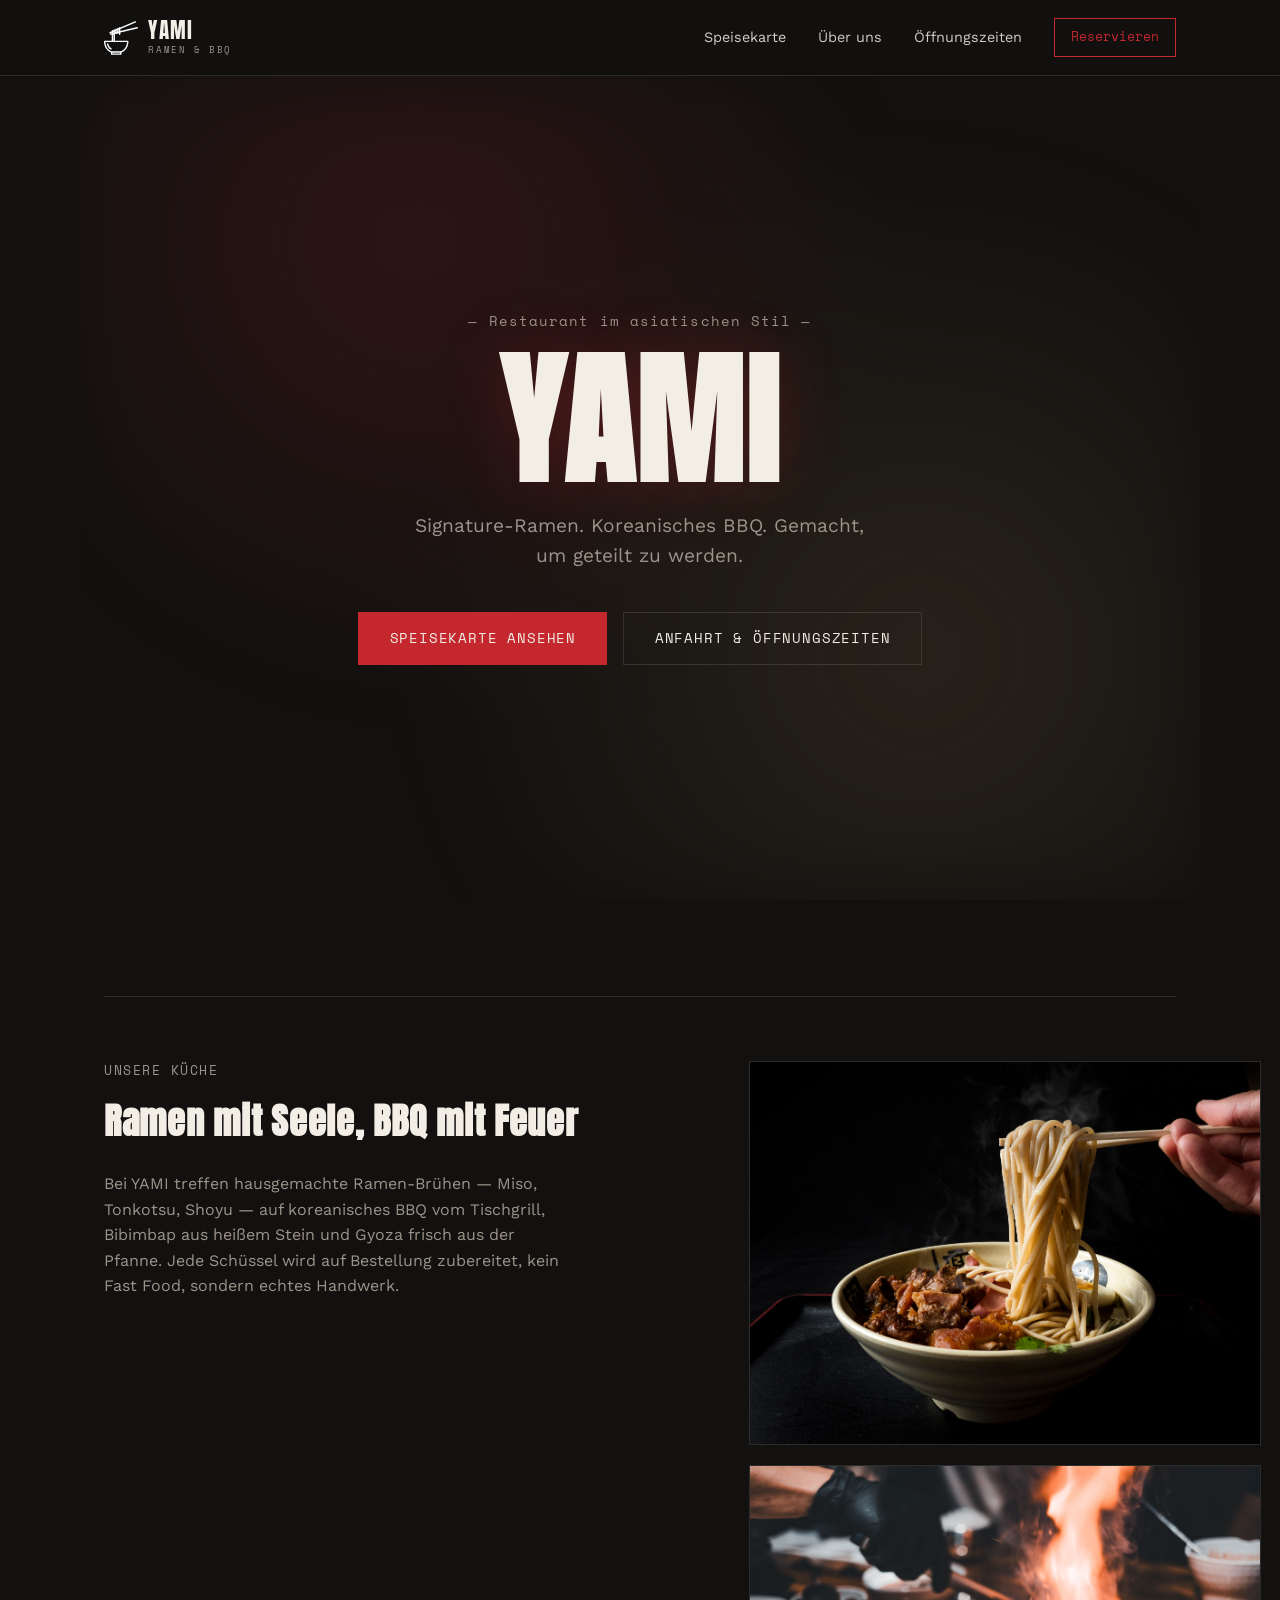
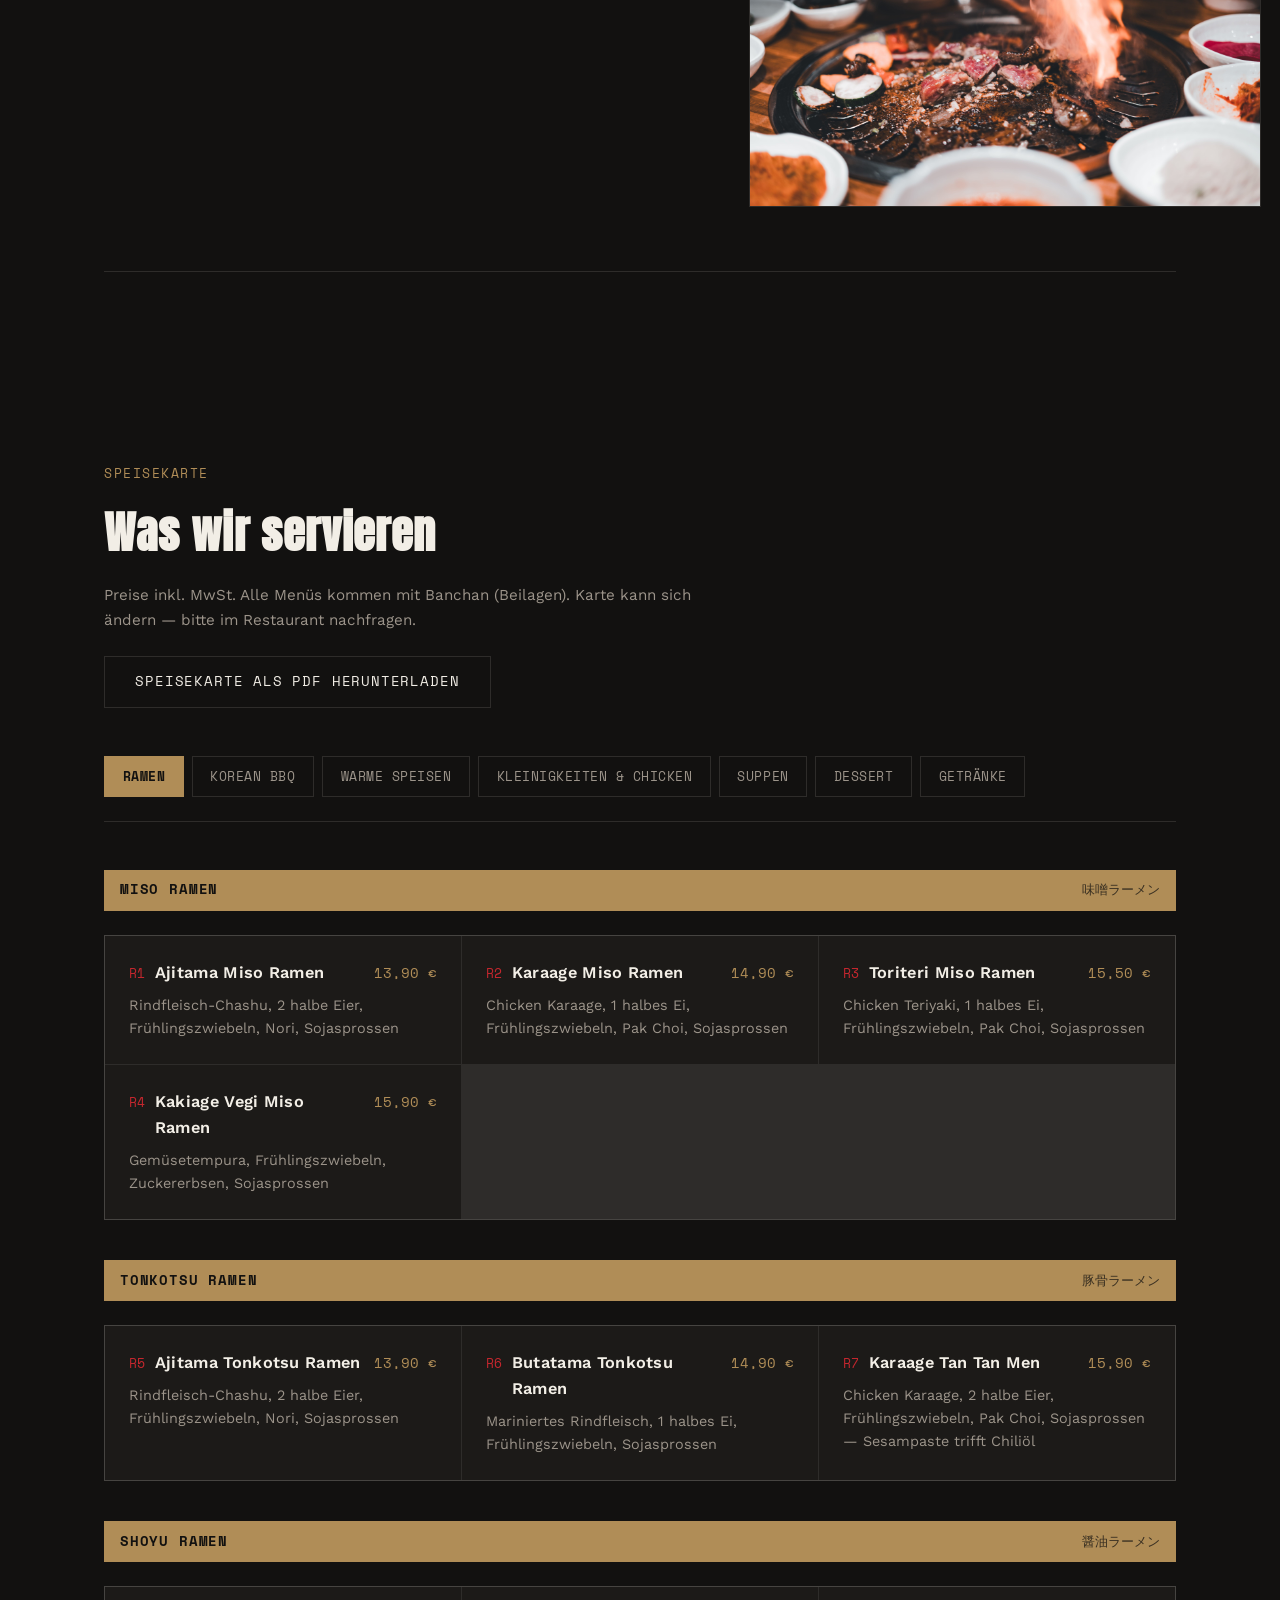
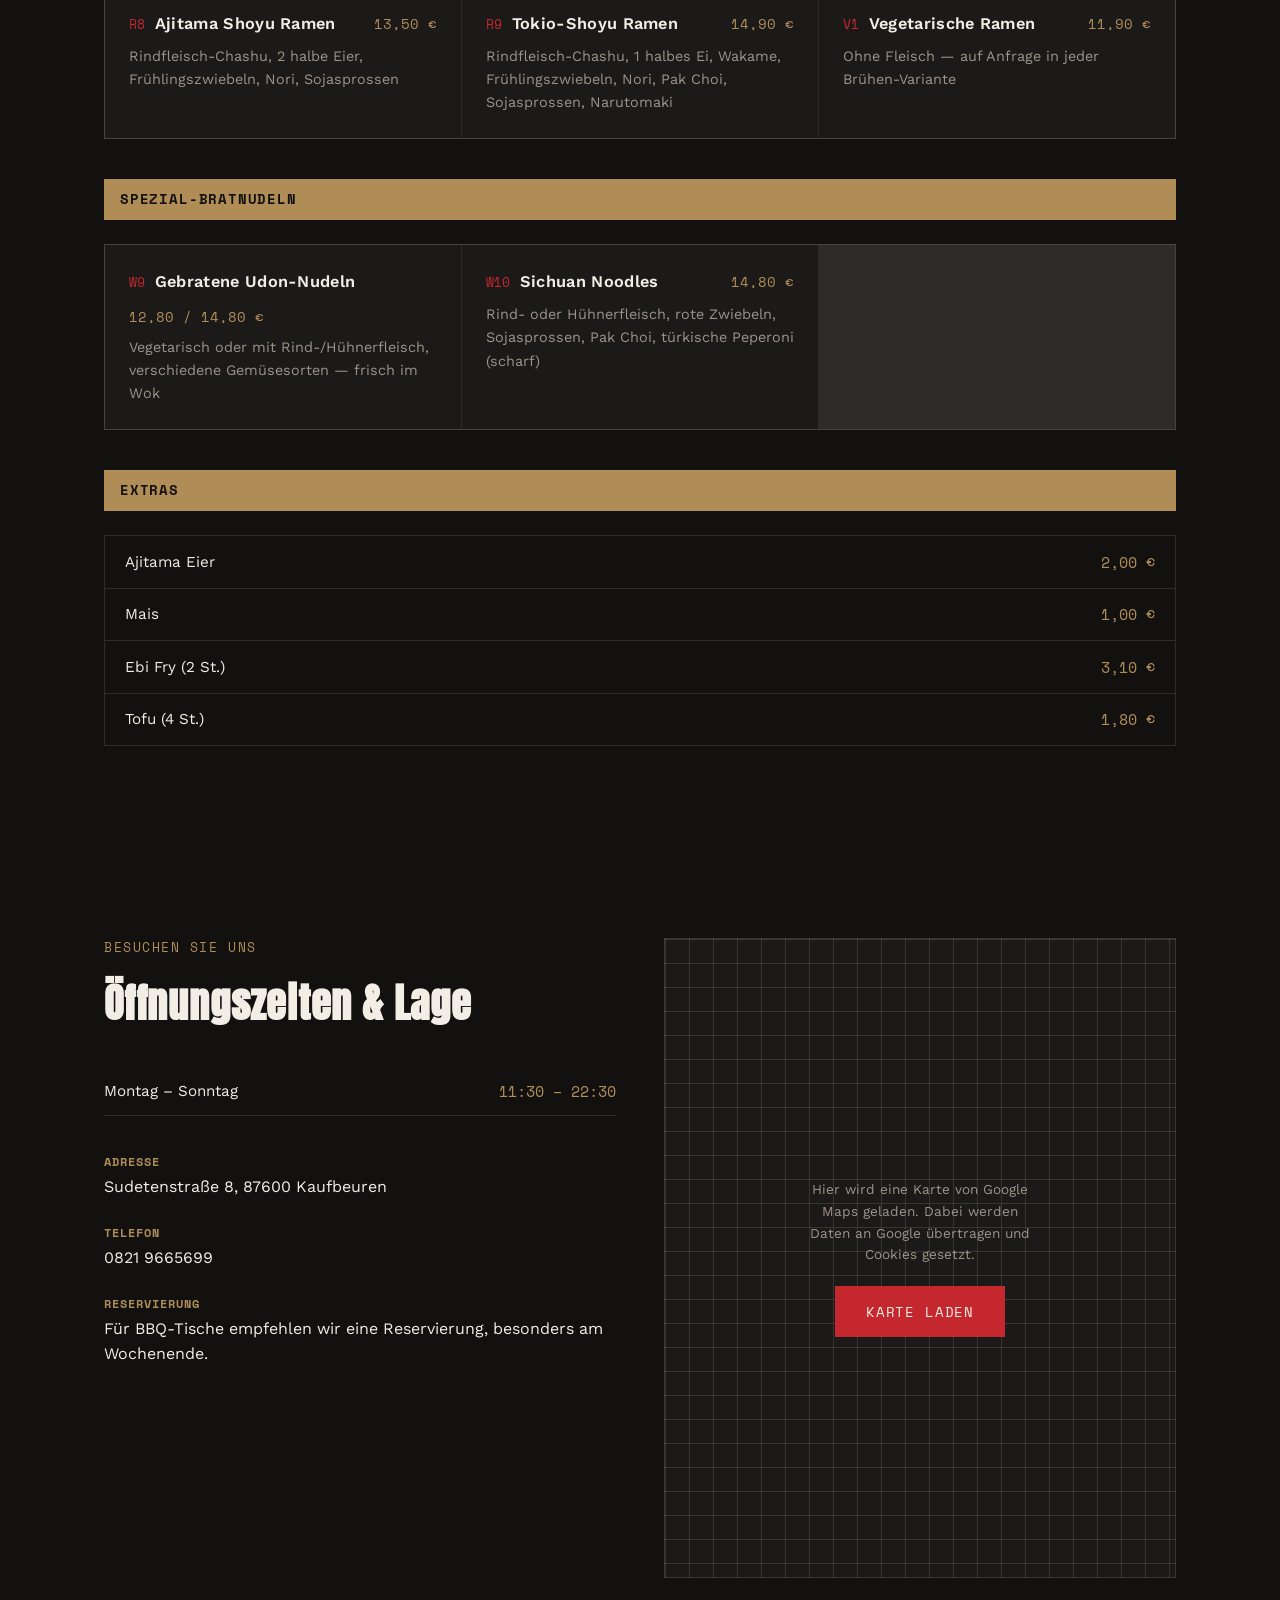
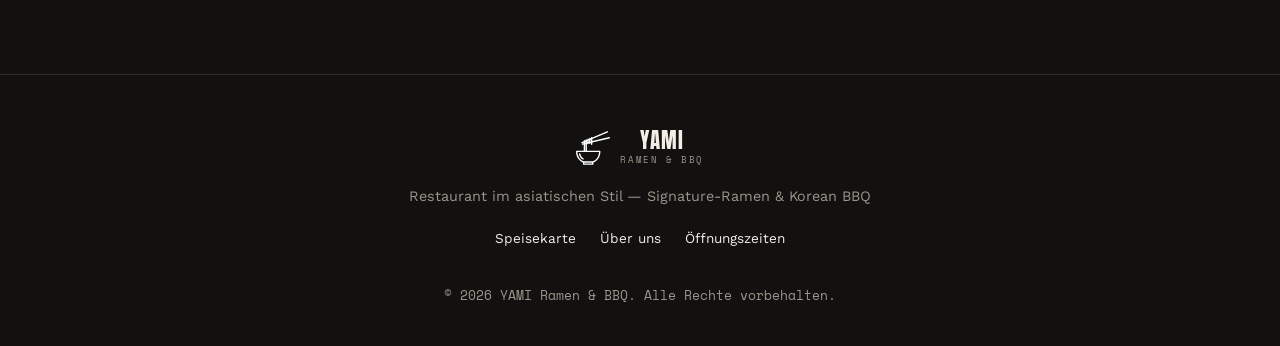
<file: yami_web/index.html>
<!DOCTYPE html>
<html lang="de">

<head>
  <meta charset="UTF-8">
  <meta name="viewport" content="width=device-width, initial-scale=1.0">
  <title>YAMI — Ramen & BBQ</title>
  <meta name="description"
    content="YAMI Ramen & BBQ — Asiatisches Restaurant mit Signature-Ramen, koreanischem BBQ und mehr.">

  <!-- Fonts: Anton (display/headlines), Work Sans (body text), Space Mono (prices & item codes) -->
  <link rel="preconnect" href="https://fonts.googleapis.com">
  <link rel="preconnect" href="https://fonts.gstatic.com" crossorigin>
  <link
    href="https://fonts.googleapis.com/css2?family=Anton&family=Space+Mono:wght@400;700&family=Work+Sans:wght@400;500;600;700&display=swap"
    rel="stylesheet">

  <link rel="stylesheet" href="style.css">
</head>

<body>

  <!-- ============ NAV ============ -->
  <header class="nav" id="nav">
    <div class="nav-inner">
      <a href="#top" class="logo">
        <span class="logo-mark"><img src="images/noodles-in-a-bowl.svg" alt="Noodle Bowl Logo"></span>
        <span class="logo-text">YAMI<small>RAMEN &amp; BBQ</small></span>
      </a>

      <nav class="nav-links" id="navLinks">
        <a href="#menu">Speisekarte</a>
        <a href="#about">Über uns</a>
        <!-- <a href="#gallery">Galerie</a> -->
        <a href="#visit">Öffnungszeiten</a>
        <a class="nav-cta" href="tel:+4900000000000">Reservieren</a>
      </nav>

      <button class="nav-toggle" id="navToggle" aria-label="Menü öffnen" aria-expanded="false">
        <span></span><span></span><span></span>
      </button>
    </div>
  </header>

  <!-- ============ HERO ============ -->
  <section class="hero" id="top">
    <div class="hero-steam" aria-hidden="true"></div>
    <div class="hero-inner">
      <p class="eyebrow">— Restaurant im asiatischen Stil —</p>
      <h1 class="hero-title">YAMI</h1>
      <p class="hero-sub">Signature-Ramen. Koreanisches BBQ. Gemacht, um geteilt zu werden.</p>
      <div class="hero-actions">
        <a href="#menu" class="btn btn-primary">Speisekarte ansehen</a>
        <a href="#visit" class="btn btn-ghost">Anfahrt &amp; Öffnungszeiten</a>
      </div>
      <!-- Platzhalter für Hero Image 
        <img class="hero-image" src="images/ramen3.jpg"
          alt="Schüssel Miso Ramen mit Chashu, Ei, Frühlingszwiebeln und Nori" />-->
    </div>
  </section>

  <!-- ============ ABOUT STRIP ============ -->
  <section class="about" id="about">
    <div class="about-inner">
      <div class="about-text">
        <p class="kicker">Unsere Küche</p>
        <h2>Ramen mit Seele, BBQ mit Feuer</h2>
        <p>Bei YAMI treffen hausgemachte Ramen-Brühen — Miso, Tonkotsu, Shoyu — auf koreanisches BBQ vom
          Tischgrill, Bibimbap aus heißem Stein und Gyoza frisch aus der Pfanne. Jede Schüssel wird auf Bestellung
          zubereitet, kein Fast Food, sondern echtes Handwerk.</p>
      </div>
      <div class="about-photos">
        <div class="about-photo about-photo-1">
          <img src="images/ramen3.jpg" alt="Schüssel Miso Ramen mit Chashu, Ei, Frühlingszwiebeln und Nori" />
        </div>
        <div class="about-photo about-photo-2">
          <img src="images/kbbq2.jpg" alt="Koreanisches BBQ mit Rindfleisch, Gemüse und Beilagen" />
        </div>
      </div>
    </div>
  </section>

  <!-- ============ MENU ============ -->
  <section class="menu" id="menu">
    <div class="menu-head">
      <p class="kicker">Speisekarte</p>
      <h2>Was wir servieren</h2>
      <p class="menu-note">Preise inkl. MwSt. Alle Menüs kommen mit Banchan (Beilagen). Karte kann sich ändern — bitte
        im Restaurant nachfragen.</p>
      <a class="btn btn-ghost menu-download " href="images/yami-speisekarte.pdf" download>Speisekarte als PDF
        herunterladen</a>
    </div>

    <div class="menu-tabs" id="menuTabs" role="tablist" aria-label="Menü-Kategorien">
      <button class="tab-btn active" data-tab="ramen" role="tab" aria-selected="true">Ramen</button>
      <button class="tab-btn" data-tab="bbq" role="tab" aria-selected="false">Korean BBQ</button>
      <button class="tab-btn" data-tab="warm" role="tab" aria-selected="false">Warme Speisen</button>
      <button class="tab-btn" data-tab="klein" role="tab" aria-selected="false">Kleinigkeiten &amp; Chicken</button>
      <button class="tab-btn" data-tab="soup" role="tab" aria-selected="false">Suppen</button>
      <button class="tab-btn" data-tab="dessert" role="tab" aria-selected="false">Dessert</button>
      <button class="tab-btn" data-tab="drinks" role="tab" aria-selected="false">Getränke</button>

    </div>

    <div class="menu-panels" id="menuPanels">

      <!-- RAMEN -->
      <div class="panel active" data-panel="ramen">
        <div class="category-bar">Miso Ramen <span>味噌ラーメン</span></div>
        <div class="item-grid">
          <article class="item">
            <div class="item-top"><span class="code">R1</span>
              <h3>Ajitama Miso Ramen</h3><span class="price">13,90&nbsp;€</span>
            </div>
            <p>Rindfleisch-Chashu, 2 halbe Eier, Frühlingszwiebeln, Nori, Sojasprossen</p>
          </article>
          <article class="item">
            <div class="item-top"><span class="code">R2</span>
              <h3>Karaage Miso Ramen</h3><span class="price">14,90&nbsp;€</span>
            </div>
            <p>Chicken Karaage, 1 halbes Ei, Frühlingszwiebeln, Pak Choi, Sojasprossen</p>
          </article>
          <article class="item">
            <div class="item-top"><span class="code">R3</span>
              <h3>Toriteri Miso Ramen</h3><span class="price">15,50&nbsp;€</span>
            </div>
            <p>Chicken Teriyaki, 1 halbes Ei, Frühlingszwiebeln, Pak Choi, Sojasprossen</p>
          </article>
          <article class="item">
            <div class="item-top"><span class="code">R4</span>
              <h3>Kakiage Vegi Miso Ramen</h3><span class="price">15,90&nbsp;€</span>
            </div>
            <p>Gemüsetempura, Frühlingszwiebeln, Zuckererbsen, Sojasprossen</p>
          </article>
        </div>

        <div class="category-bar">Tonkotsu Ramen <span>豚骨ラーメン</span></div>
        <div class="item-grid">
          <article class="item">
            <div class="item-top"><span class="code">R5</span>
              <h3>Ajitama Tonkotsu Ramen</h3><span class="price">13,90&nbsp;€</span>
            </div>
            <p>Rindfleisch-Chashu, 2 halbe Eier, Frühlingszwiebeln, Nori, Sojasprossen</p>
          </article>
          <article class="item">
            <div class="item-top"><span class="code">R6</span>
              <h3>Butatama Tonkotsu Ramen</h3><span class="price">14,90&nbsp;€</span>
            </div>
            <p>Mariniertes Rindfleisch, 1 halbes Ei, Frühlingszwiebeln, Sojasprossen</p>
          </article>
          <article class="item">
            <div class="item-top"><span class="code">R7</span>
              <h3>Karaage Tan Tan Men</h3><span class="price">15,90&nbsp;€</span>
            </div>
            <p>Chicken Karaage, 2 halbe Eier, Frühlingszwiebeln, Pak Choi, Sojasprossen — Sesampaste trifft Chiliöl</p>
          </article>
        </div>

        <div class="category-bar">Shoyu Ramen <span>醤油ラーメン</span></div>
        <div class="item-grid">
          <article class="item">
            <div class="item-top"><span class="code">R8</span>
              <h3>Ajitama Shoyu Ramen</h3><span class="price">13,50&nbsp;€</span>
            </div>
            <p>Rindfleisch-Chashu, 2 halbe Eier, Frühlingszwiebeln, Nori, Sojasprossen</p>
          </article>
          <article class="item">
            <div class="item-top"><span class="code">R9</span>
              <h3>Tokio-Shoyu Ramen</h3><span class="price">14,90&nbsp;€</span>
            </div>
            <p>Rindfleisch-Chashu, 1 halbes Ei, Wakame, Frühlingszwiebeln, Nori, Pak Choi, Sojasprossen, Narutomaki</p>
          </article>
          <article class="item">
            <div class="item-top"><span class="code">V1</span>
              <h3>Vegetarische Ramen</h3><span class="price">11,90&nbsp;€</span>
            </div>
            <p>Ohne Fleisch — auf Anfrage in jeder Brühen-Variante</p>
          </article>
        </div>

        <div class="category-bar">Spezial-Bratnudeln</div>
        <div class="item-grid">
          <article class="item">
            <div class="item-top"><span class="code">W9</span>
              <h3>Gebratene Udon-Nudeln</h3><span class="price">12,80&nbsp;/&nbsp;14,80&nbsp;€</span>
            </div>
            <p>Vegetarisch oder mit Rind-/Hühnerfleisch, verschiedene Gemüsesorten — frisch im Wok</p>
          </article>
          <article class="item">
            <div class="item-top"><span class="code">W10</span>
              <h3>Sichuan Noodles</h3><span class="price">14,80&nbsp;€</span>
            </div>
            <p>Rind- oder Hühnerfleisch, rote Zwiebeln, Sojasprossen, Pak Choi, türkische Peperoni (scharf)</p>
          </article>
        </div>

        <div class="category-bar">Extras</div>
        <ul class="extras-list">
          <li><span>Ajitama Eier</span><span>2,00&nbsp;€</span></li>
          <li><span>Mais</span><span>1,00&nbsp;€</span></li>
          <li><span>Ebi Fry (2 St.)</span><span>3,10&nbsp;€</span></li>
          <li><span>Tofu (4 St.)</span><span>1,80&nbsp;€</span></li>
        </ul>
      </div>

      <!-- KOREAN BBQ -->
      <div class="panel" data-panel="bbq">
        <div class="category-bar">Korean BBQ <span>jedes Menü mit Banchan</span></div>
        <div class="item-grid">
          <article class="item">
            <div class="item-top"><span class="code">B1</span>
              <h3>Menü 1 — Must Try</h3><span class="price">28,00&nbsp;€</span>
            </div>
            <p>Perfekter Einstieg ins koreanische BBQ — Black Angus Beef Cut &amp; Pork Belly Trio</p>
          </article>
          <article class="item">
            <div class="item-top"><span class="code">B2</span>
              <h3>Menü 2 — Advanced Flavors</h3><span class="price">33,00&nbsp;€</span>
            </div>
            <p>5 ausgewählte Prime Cuts von Wagyu und Black Angus Beef, außerdem marinierte Cuts</p>
          </article>
          <article class="item">
            <div class="item-top"><span class="code">B3</span>
              <h3>Menü 3 — Surf and Turf</h3><span class="price">33,00&nbsp;€</span>
            </div>
            <p>Jakobsmuschel, Garnelen, Lachs, Tintenfisch</p>
          </article>
        </div>
      </div>

      <!-- WARME SPEISEN -->
      <div class="panel" data-panel="warm">
        <div class="category-bar">Warme Speisen</div>
        <div class="item-grid">
          <article class="item">
            <div class="item-top"><span class="code">W1</span>
              <h3>Bibimbap mit Beef &amp; Bandol Signature-Sauce</h3><span class="price">16,90&nbsp;€</span>
            </div>
            <p>Rindfleisch in hausgemachter Signature-Sauce, Crunch-Gemüse, Spiegelei, heißer Stein</p>
          </article>
          <article class="item">
            <div class="item-top"><span class="code">W2</span>
              <h3>Bibimbap mit Tofu (vegan)</h3><span class="price">14,90&nbsp;€</span>
            </div>
            <p>Gebratener Tofu, buntes Gemüse, würzige Sauce — komplett vegan</p>
          </article>
          <article class="item">
            <div class="item-top"><span class="code">W3</span>
              <h3>Traditionelles Bibimbap</h3><span class="price">11,90&nbsp;€</span>
            </div>
            <p>Frisches Gemüse, Nori, gebratenes Ei, knusprige Reis-Kruste aus dem heißen Stein</p>
          </article>
          <article class="item">
            <div class="item-top"><span class="code">W4</span>
              <h3>Bulgogi</h3><span class="price">15,90&nbsp;€</span>
            </div>
            <p>Klassisch mariniertes koreanisches Rindfleisch</p>
          </article>
          <article class="item">
            <div class="item-top"><span class="code">W5</span>
              <h3>Kimchi Fried Rice</h3><span class="price">13,90&nbsp;€</span>
            </div>
            <p>Gebratener Reis mit Kimchi</p>
          </article>
          <article class="item">
            <div class="item-top"><span class="code">W6</span>
              <h3>Kimchi Jjigae</h3><span class="price">14,90&nbsp;€</span>
            </div>
            <p>Klassischer scharfer Kimchi-Eintopf</p>
          </article>
          <article class="item">
            <div class="item-top"><span class="code">W7</span>
              <h3>Haemul Sundubu Jjigae</h3><span class="price">18,90&nbsp;€</span>
            </div>
            <p>Scharfer Meeresfrüchte-Tofu-Eintopf</p>
          </article>
          <article class="item">
            <div class="item-top"><span class="code">W8</span>
              <h3>Doenjang Jjigae</h3><span class="price">13,90&nbsp;€</span>
            </div>
            <p>Herzhafter Sojabohnenpasten-Eintopf</p>
          </article>
        </div>
      </div>

      <!-- KLEINIGKEITEN & FRIED CHICKEN -->
      <div class="panel" data-panel="klein">
        <div class="category-bar">Kleinigkeiten</div>
        <div class="item-grid">
          <article class="item">
            <div class="item-top"><span class="code">K1</span>
              <h3>Edamame</h3><span class="price">4,00&nbsp;€</span>
            </div>
            <p>Gekochte Sojabohnen</p>
          </article>
          <article class="item">
            <div class="item-top"><span class="code">K2</span>
              <h3>Wakame</h3><span class="price">4,00&nbsp;€</span>
            </div>
            <p>Algensalat</p>
          </article>
          <article class="item">
            <div class="item-top"><span class="code">K3</span>
              <h3>Tteokbokki</h3><span class="price">8,90&nbsp;€</span>
            </div>
            <p>Reiskuchen in cremig-scharfer Soße, mit Fischkuchen, Ei, Frühlingszwiebeln</p>
          </article>
          <article class="item">
            <div class="item-top"><span class="code">K4</span>
              <h3>Gyoza — japanische gegrillte Teigtaschen</h3><span class="price">ab 4,90&nbsp;€</span>
            </div>
            <p>Hähnchen 5,90&nbsp;€ · Veggi 5,20&nbsp;€ · Garnele 6,10&nbsp;€ · Gemüse-Spinat 4,90&nbsp;€ (6 St.)</p>
          </article>
          <article class="item">
            <div class="item-top"><span class="code">K5</span>
              <h3>Teriyaki-Hähnchenspieße</h3><span class="price">5,20&nbsp;€</span>
            </div>
            <p>Mariniert und glasiert in süßer, herzhafter Teriyaki-Sauce</p>
          </article>
          <article class="item">
            <div class="item-top"><span class="code">K6</span>
              <h3>Tempura</h3><span class="price">5,20&nbsp;€</span>
            </div>
            <p>Garnelen-Tempura, leichter knuspriger Teig (2 Stück)</p>
          </article>
        </div>

        <div class="category-bar">Fried Chicken <span>Drumettes · 5 St. 7,90&nbsp;€ / 8 St. 11,90&nbsp;€</span></div>
        <div class="item-grid">
          <article class="item">
            <div class="item-top"><span class="code">F1</span>
              <h3>Original Fried Chicken</h3>
            </div>
            <p>Golden frittiert, crunchy außen, saftig innen — der Klassiker</p>
          </article>
          <article class="item">
            <div class="item-top"><span class="code">F2</span>
              <h3>Red Chili Cheese Powder</h3>
            </div>
            <p>Eingerollt in feurigem Chili-Cheese-Powder</p>
          </article>
          <article class="item">
            <div class="item-top"><span class="code">F3</span>
              <h3>Honey-Mustard Chicken</h3>
            </div>
            <p>Süß trifft pikant — goldene Honey-Senf-Glaze</p>
          </article>
          <article class="item">
            <div class="item-top"><span class="code">F4</span>
              <h3>Golden Curry Chicken</h3>
            </div>
            <p>Aromatisches Curry-Powder auf crispy Chicken</p>
          </article>
          <article class="item">
            <div class="item-top"><span class="code">F5</span>
              <h3>Thai-Chili Chicken</h3>
            </div>
            <p>Thailändische Chili-Würze</p>
          </article>
        </div>
      </div>

      <!-- SUPPEN -->
      <div class="panel" data-panel="soup">
        <div class="category-bar">Soup</div>
        <div class="item-grid">
          <article class="item">
            <div class="item-top"><span class="code">S1</span>
              <h3>Scharfe Rindfleischsuppe</h3><span class="price">12,90&nbsp;€</span>
            </div>
            <p>Würzig, feurig, sättigend — Rindfleisch, Gemüse &amp; Power-Brühe</p>
          </article>
          <article class="item">
            <div class="item-top"><span class="code">S2</span>
              <h3>Algensuppe</h3><span class="price">4,20&nbsp;€</span>
            </div>
            <p>Leicht &amp; gesund — frische Algen in klarer Brühe</p>
          </article>
          <article class="item">
            <div class="item-top"><span class="code">S3</span>
              <h3>Kimchi-Tofu-Suppe</h3><span class="price">9,90&nbsp;€</span>
            </div>
            <p>Spicy Kimchi, Tofu &amp; Gemüse in heißer Brühe — mit einer Portion Reis</p>
          </article>
        </div>
      </div>

      <div class="panel" data-panel="dessert">
        <div class="category-bar">Nachtisch</div>
        <div class="item-grid">
          <article class="item">
            <div class="item-top"><span class="code">N1</span>
              <h3>Mochi-Eis</h3><span class="price">4,50&nbsp;€</span>
            </div>
            <p>Kokos, Matcha oder Mango</p>
          </article>
          <article class="item">
            <div class="item-top"><span class="code">N2</span>
              <h3>Matcha / Sesam Eis</h3><span class="price">4,50&nbsp;€</span>
            </div>
          </article>
          <article class="item">
            <div class="item-top"><span class="code">N3</span>
              <h3>Mango-Pudding</h3><span class="price">3,90&nbsp;€</span>
            </div>
          </article>
        </div>
      </div>


      <div class="panel" data-panel="drinks">
        <div class="category-bar">Getränke</div>
        <ul class="extras-list">
          <li><span>Klassische Softgetränke</span><span>4,50&nbsp;€</span></li>
          <li><span>Hausgemachte Limo</span><span>5,90&nbsp;€</span></li>
          <li><span>Grüner / Jasmin Tee</span><span>2,50&nbsp;€</span></li>
          <li><span>Bier vom Fass (0,3&nbsp;L)</span><span>3,60&nbsp;€</span></li>
          <li><span>Cocktails mit Alkohol</span><span>7,90&nbsp;€</span></li>
          <li><span>Soju</span><span>12,80&nbsp;€ / Fl.</span></li>
          <li><span>Rotwein (0,2&nbsp;L)</span><span>5,90&nbsp;€</span></li>
          <li><span>Weißwein (0,2&nbsp;L)</span><span>5,90&nbsp;€</span></li>
        </ul>
        <p class="menu-note">Vollständige Getränkekarte im Restaurant erhältlich.</p>
      </div>

    </div>
  </section>

  <!-- ============ GALLERY (placeholders) ============ 
  <section class="gallery" id="gallery">
    <div class="menu-head">
      <p class="kicker">Impressionen</p>
      <h2>Fotos folgen in Kürze</h2>
      <p class="menu-note">Diese Kacheln sind Platzhalter — echte Fotos von Gerichten und Restaurant werden hier
        eingefügt.</p>
    </div>
    <div class="gallery-grid">
      <div class="gallery-tile" data-label="Ramen"></div>
      <div class="gallery-tile" data-label="BBQ Grill"></div>
      <div class="gallery-tile" data-label="Innenraum"></div>
      <div class="gallery-tile" data-label="Gyoza"></div>
      <div class="gallery-tile" data-label="Bibimbap"></div>
      <div class="gallery-tile" data-label="Cocktails"></div>
    </div>
  </section>
  -->

  <!-- ============ VISIT / HOURS / LOCATION ============ -->
  <section class="visit" id="visit">
    <div class="visit-inner">
      <div class="visit-col">
        <p class="kicker">Besuchen Sie uns</p>
        <h2>Öffnungszeiten &amp; Lage</h2>

        <table class="hours">
          <tr>
            <td>Montag – Sonntag</td>
            <td>11:30 – 22:30</td>
          </tr>

        </table>

        <div class="contact-block">
          <p><strong>Adresse</strong><br>Sudetenstraße 8, 87600 Kaufbeuren</p>
          <p><strong>Telefon</strong><br><a href="tel:+4983419665699">0821 9665699</a></p>
          <p><strong>Reservierung</strong><br>Für BBQ-Tische empfehlen wir eine Reservierung, besonders am Wochenende.
          </p>
        </div>
      </div>

      <div class="visit-map">
        <!-- The map only loads after a click, so no Google cookies are set
             just from visiting the page. data-address feeds the embed URL
             in script.js — update it once you have a real address. -->
        <div class="map-placeholder" id="mapPlaceholder" data-address="Sudetenstraße 8, 87600 Kaufbeuren">
          <div class="map-consent">
            <p>Hier wird eine Karte von Google Maps geladen. Dabei werden Daten an Google übertragen und Cookies
              gesetzt.</p>
            <button class="btn btn-primary" id="loadMapBtn" type="button">Karte laden</button>
          </div>
        </div>
      </div>
    </div>
  </section>

  <!-- ============ FOOTER ============ -->
  <footer class="site-footer">
    <div class="footer-inner">
      <div class="logo">
        <span class="logo-mark"><img src="images/noodles-in-a-bowl.svg" alt="Noodle Bowl Logo"></span>
        <span class="logo-text">YAMI<small>RAMEN &amp; BBQ</small></span>
      </div>
      <p class="footer-tag">Restaurant im asiatischen Stil — Signature-Ramen &amp; Korean BBQ</p>
      <nav class="footer-links">
        <a href="#menu">Speisekarte</a>
        <a href="#about">Über uns</a>
        <a href="#visit">Öffnungszeiten</a>
      </nav>
      <p class="footer-copy">© <span id="year"></span> YAMI Ramen &amp; BBQ. Alle Rechte vorbehalten.</p>
    </div>
  </footer>

  <script src="script.js"></script>
</body>

</html>
</file>
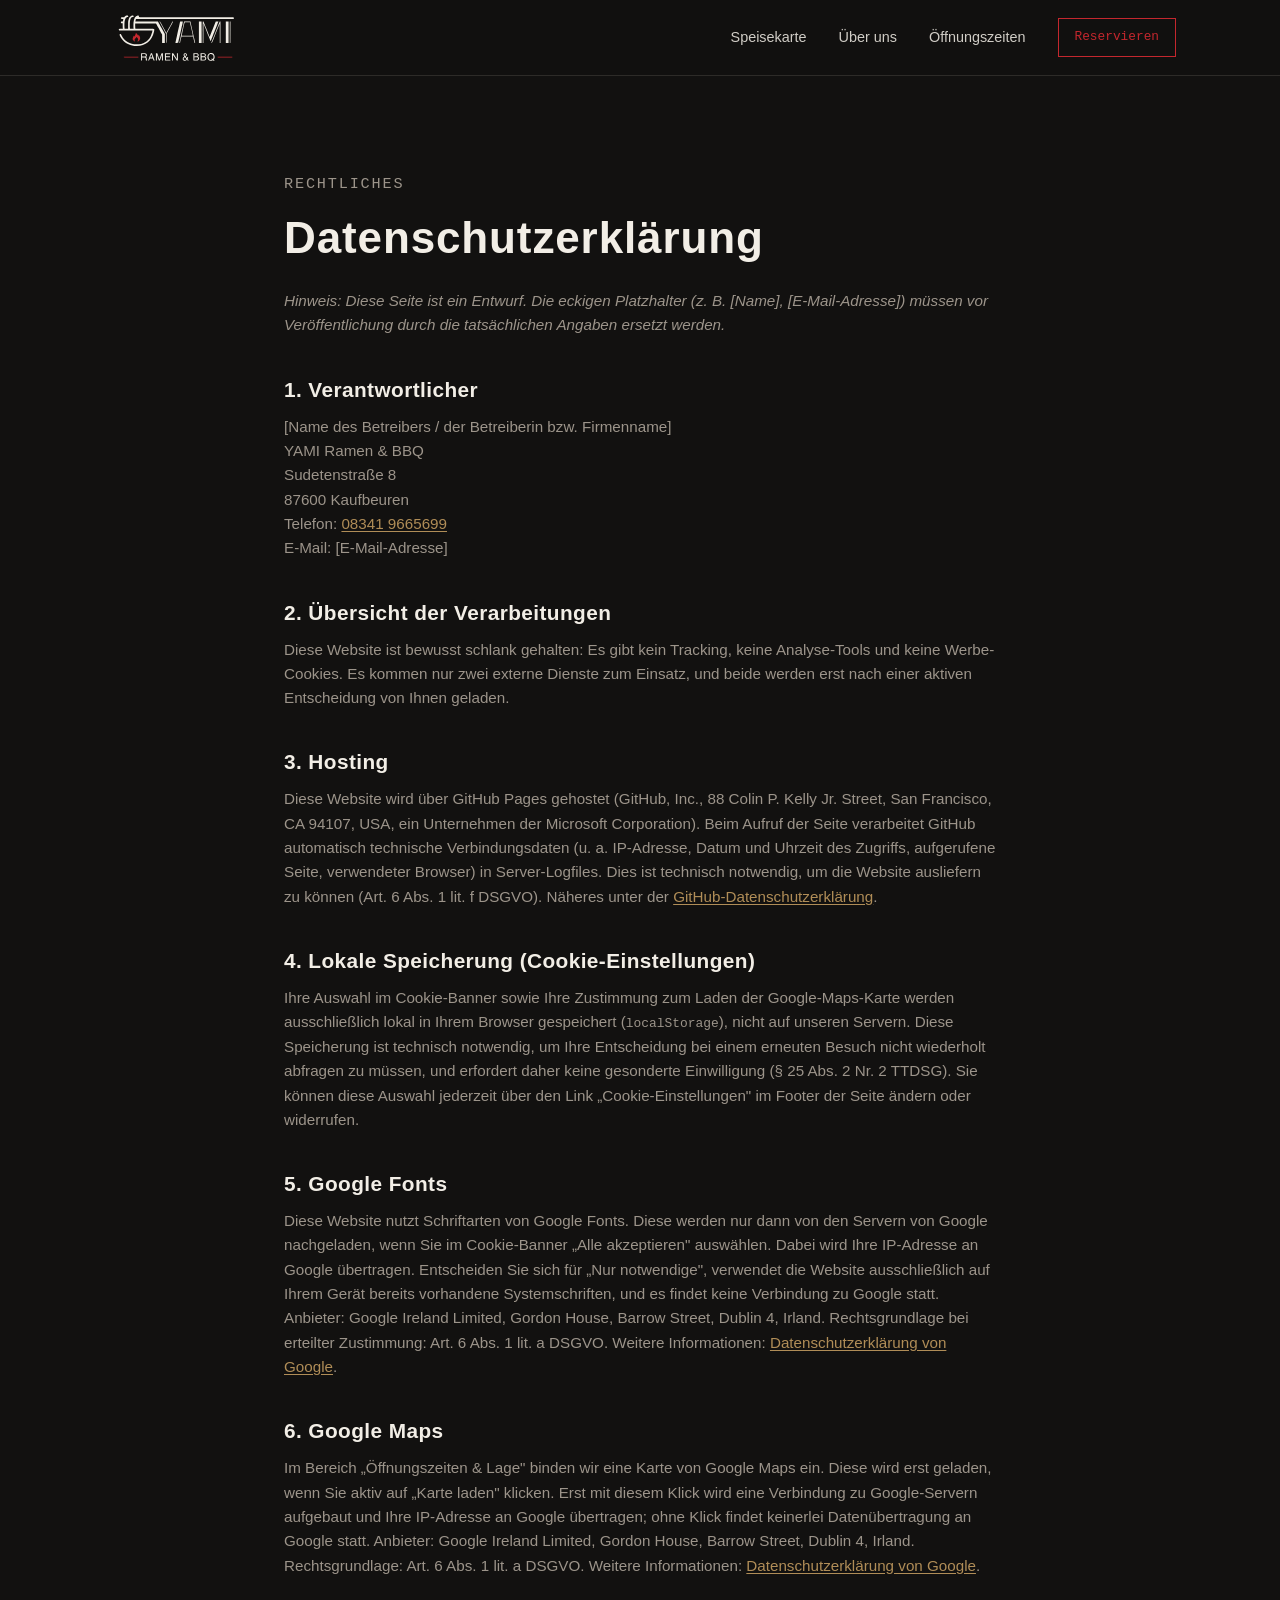
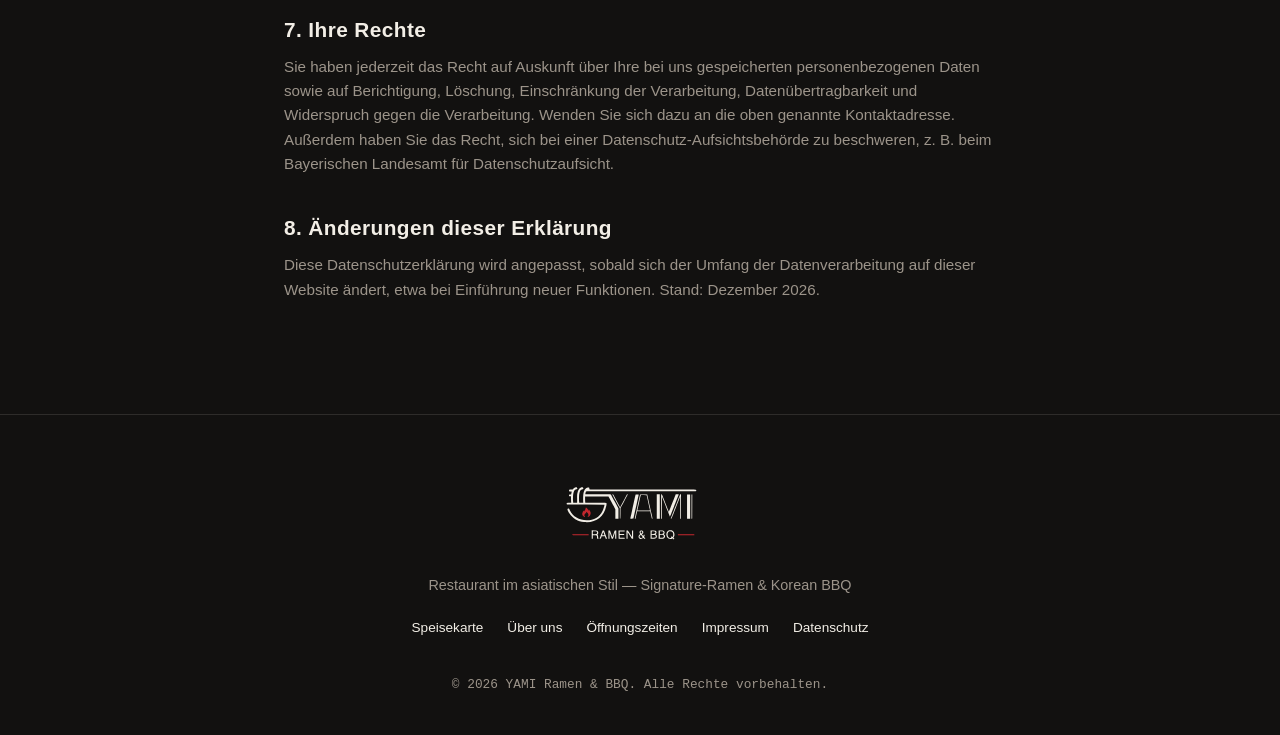
<file: datenschutz.html>
<!DOCTYPE html>
<html lang="de">

<head>
  <meta charset="UTF-8">
  <meta name="viewport" content="width=device-width, initial-scale=1.0">
  <meta name="theme-color" content="#121110">
  <title>Datenschutzerklärung — YAMI Ramen &amp; BBQ</title>
  <meta name="description" content="Datenschutzerklärung von YAMI Ramen &amp; BBQ.">
  <meta name="robots" content="noindex">

  <link rel="stylesheet" href="style.css">
</head>

<body>

  <!-- ============ NAV ============ -->
  <header class="nav" id="nav">
    <div class="nav-inner">
      <a href="index.html#top" class="logo">
        <span class="logo-mark"><img src="assets/yami-logo.svg" alt="YAMI Logo"></span>
      </a>

      <nav class="nav-links" id="navLinks">
        <a href="index.html#menu">Speisekarte</a>
        <a href="index.html#about">Über uns</a>
        <a href="index.html#visit">Öffnungszeiten</a>
        <a class="nav-cta" href="tel:+4983419665699">Reservieren</a>
      </nav>

      <button class="nav-toggle" id="navToggle" aria-label="Menü öffnen" aria-expanded="false">
        <span></span><span></span><span></span>
      </button>
    </div>
  </header>

  <!-- ============ CONTENT ============ -->
  <section class="legal">
    <p class="kicker">Rechtliches</p>
    <h1>Datenschutzerklärung</h1>

    <p><em>Hinweis: Diese Seite ist ein Entwurf. Die eckigen Platzhalter (z.&nbsp;B. [Name], [E-Mail-Adresse]) müssen
        vor Veröffentlichung durch die tatsächlichen Angaben ersetzt werden.</em></p>

    <h2>1. Verantwortlicher</h2>
    <p>
      [Name des Betreibers / der Betreiberin bzw. Firmenname]<br>
      YAMI Ramen &amp; BBQ<br>
      Sudetenstraße 8<br>
      87600 Kaufbeuren<br>
      Telefon: <a href="tel:+4983419665699">08341 9665699</a><br>
      E-Mail: [E-Mail-Adresse]
    </p>

    <h2>2. Übersicht der Verarbeitungen</h2>
    <p>Diese Website ist bewusst schlank gehalten: Es gibt kein Tracking, keine Analyse-Tools und keine
      Werbe-Cookies. Es kommen nur zwei externe Dienste zum Einsatz, und beide werden erst nach einer aktiven
      Entscheidung von Ihnen geladen.</p>

    <h2>3. Hosting</h2>
    <p>Diese Website wird über GitHub Pages gehostet (GitHub, Inc., 88 Colin P. Kelly Jr. Street, San Francisco, CA
      94107, USA, ein Unternehmen der Microsoft Corporation). Beim Aufruf der Seite verarbeitet GitHub automatisch
      technische Verbindungsdaten (u.&nbsp;a. IP-Adresse, Datum und Uhrzeit des Zugriffs, aufgerufene Seite,
      verwendeter Browser) in Server-Logfiles. Dies ist technisch notwendig, um die Website ausliefern zu können
      (Art.&nbsp;6 Abs.&nbsp;1 lit.&nbsp;f DSGVO). Näheres unter der <a href="https://docs.github.com/pages"
        target="_blank" rel="noopener">GitHub-Datenschutzerklärung</a>.</p>

    <h2>4. Lokale Speicherung (Cookie-Einstellungen)</h2>
    <p>Ihre Auswahl im Cookie-Banner sowie Ihre Zustimmung zum Laden der Google-Maps-Karte werden ausschließlich
      lokal in Ihrem Browser gespeichert (<code>localStorage</code>), nicht auf unseren Servern. Diese Speicherung
      ist technisch notwendig, um Ihre Entscheidung bei einem erneuten Besuch nicht wiederholt abfragen zu müssen,
      und erfordert daher keine gesonderte Einwilligung (§ 25 Abs.&nbsp;2 Nr.&nbsp;2 TTDSG). Sie können diese Auswahl
      jederzeit über den Link „Cookie-Einstellungen" im Footer der Seite ändern oder widerrufen.</p>

    <h2>5. Google Fonts</h2>
    <p>Diese Website nutzt Schriftarten von Google Fonts. Diese werden nur dann von den Servern von Google
      nachgeladen, wenn Sie im Cookie-Banner „Alle akzeptieren" auswählen. Dabei wird Ihre IP-Adresse an Google
      übertragen. Entscheiden Sie sich für „Nur notwendige", verwendet die Website ausschließlich auf Ihrem Gerät
      bereits vorhandene Systemschriften, und es findet keine Verbindung zu Google statt. Anbieter: Google Ireland
      Limited, Gordon House, Barrow Street, Dublin 4, Irland. Rechtsgrundlage bei erteilter Zustimmung:
      Art.&nbsp;6 Abs.&nbsp;1 lit.&nbsp;a DSGVO. Weitere Informationen: <a
        href="https://policies.google.com/privacy" target="_blank" rel="noopener">Datenschutzerklärung von
        Google</a>.</p>

    <h2>6. Google Maps</h2>
    <p>Im Bereich „Öffnungszeiten &amp; Lage" binden wir eine Karte von Google Maps ein. Diese wird erst geladen,
      wenn Sie aktiv auf „Karte laden" klicken. Erst mit diesem Klick wird eine Verbindung zu Google-Servern
      aufgebaut und Ihre IP-Adresse an Google übertragen; ohne Klick findet keinerlei Datenübertragung an Google
      statt. Anbieter: Google Ireland Limited, Gordon House, Barrow Street, Dublin 4, Irland. Rechtsgrundlage:
      Art.&nbsp;6 Abs.&nbsp;1 lit.&nbsp;a DSGVO. Weitere Informationen: <a href="https://policies.google.com/privacy"
        target="_blank" rel="noopener">Datenschutzerklärung von Google</a>.</p>

    <h2>7. Ihre Rechte</h2>
    <p>Sie haben jederzeit das Recht auf Auskunft über Ihre bei uns gespeicherten personenbezogenen Daten sowie auf
      Berichtigung, Löschung, Einschränkung der Verarbeitung, Datenübertragbarkeit und Widerspruch gegen die
      Verarbeitung. Wenden Sie sich dazu an die oben genannte Kontaktadresse. Außerdem haben Sie das Recht, sich bei
      einer Datenschutz-Aufsichtsbehörde zu beschweren, z.&nbsp;B. beim Bayerischen Landesamt für
      Datenschutzaufsicht.</p>

    <h2>8. Änderungen dieser Erklärung</h2>
    <p>Diese Datenschutzerklärung wird angepasst, sobald sich der Umfang der Datenverarbeitung auf dieser Website
      ändert, etwa bei Einführung neuer Funktionen. Stand: <span id="legalDate"></span>.</p>
  </section>

  <!-- ============ FOOTER ============ -->
  <footer class="site-footer">
    <div class="footer-inner">
      <div class="logo">
        <span class="logo-mark"><img src="assets/yami-logo.svg" alt="YAMI Logo"></span>
      </div>
      <p class="footer-tag">Restaurant im asiatischen Stil — Signature-Ramen &amp; Korean BBQ</p>
      <nav class="footer-links">
        <a href="index.html#menu">Speisekarte</a>
        <a href="index.html#about">Über uns</a>
        <a href="index.html#visit">Öffnungszeiten</a>
        <a href="impressum.html">Impressum</a>
        <a href="datenschutz.html">Datenschutz</a>
      </nav>
      <p class="footer-copy">© <span id="year"></span> YAMI Ramen &amp; BBQ. Alle Rechte vorbehalten.</p>
    </div>
  </footer>

  <script>
    document.getElementById('year').textContent = new Date().getFullYear();
    document.getElementById('legalDate').textContent = new Date().toLocaleDateString('de-DE', { year: 'numeric', month: 'long' });

    const navToggle = document.getElementById('navToggle');
    const navLinks = document.getElementById('navLinks');
    navToggle.addEventListener('click', () => {
      const isOpen = navLinks.classList.toggle('open');
      navToggle.setAttribute('aria-expanded', isOpen);
    });
    navLinks.querySelectorAll('a').forEach((link) => link.addEventListener('click', () => {
      navLinks.classList.remove('open');
      navToggle.setAttribute('aria-expanded', 'false');
    }));
  </script>
</body>

</html>
</file>
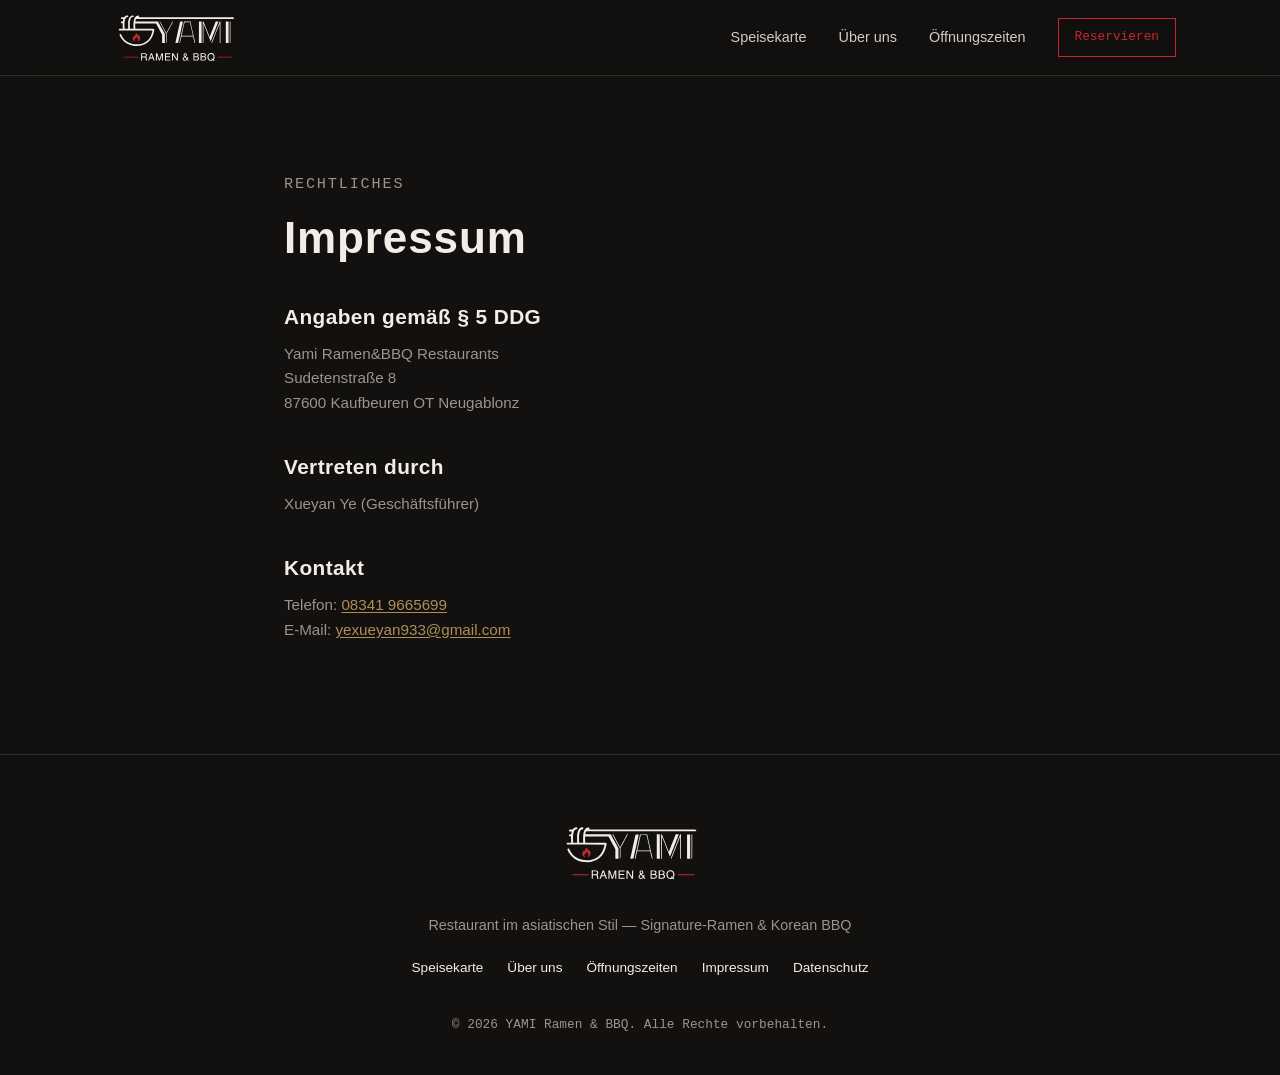
<file: impressum.html>
<!DOCTYPE html>
<html lang="de">

<head>
  <meta charset="UTF-8">
  <meta name="viewport" content="width=device-width, initial-scale=1.0">
  <meta name="theme-color" content="#121110">
  <title>Impressum — YAMI Ramen &amp; BBQ</title>
  <meta name="description" content="Impressum von YAMI Ramen &amp; BBQ.">
  <meta name="robots" content="noindex">

  <link rel="stylesheet" href="style.css">
</head>

<body>

  <!-- ============ NAV ============ -->
  <header class="nav" id="nav">
    <div class="nav-inner">
      <a href="index.html#top" class="logo">
        <span class="logo-mark"><img src="assets/yami-logo.svg" alt="YAMI Logo"></span>
      </a>

      <nav class="nav-links" id="navLinks">
        <a href="index.html#menu">Speisekarte</a>
        <a href="index.html#about">Über uns</a>
        <a href="index.html#visit">Öffnungszeiten</a>
        <a class="nav-cta" href="tel:+4983419665699">Reservieren</a>
      </nav>

      <button class="nav-toggle" id="navToggle" aria-label="Menü öffnen" aria-expanded="false">
        <span></span><span></span><span></span>
      </button>
    </div>
  </header>

  <!-- ============ CONTENT ============ -->
  <section class="legal">
    <p class="kicker">Rechtliches</p>
    <h1>Impressum</h1>

    <h2>Angaben gemäß § 5 DDG</h2>
    <p>
      Yami Ramen&amp;BBQ Restaurants<br>
      Sudetenstraße 8<br>
      87600 Kaufbeuren OT Neugablonz
    </p>

    <h2>Vertreten durch</h2>
    <p>Xueyan Ye (Geschäftsführer)</p>

    <h2>Kontakt</h2>
    <p>
      Telefon: <a href="tel:+4983419665699">08341 9665699</a><br>
      E-Mail: <a href="mailto:yexueyan933@gmail.com">yexueyan933@gmail.com</a>
    </p>
  </section>

  <!-- ============ FOOTER ============ -->
  <footer class="site-footer">
    <div class="footer-inner">
      <div class="logo">
        <span class="logo-mark"><img src="assets/yami-logo.svg" alt="YAMI Logo"></span>
      </div>
      <p class="footer-tag">Restaurant im asiatischen Stil — Signature-Ramen &amp; Korean BBQ</p>
      <nav class="footer-links">
        <a href="index.html#menu">Speisekarte</a>
        <a href="index.html#about">Über uns</a>
        <a href="index.html#visit">Öffnungszeiten</a>
        <a href="impressum.html">Impressum</a>
        <a href="datenschutz.html">Datenschutz</a>
      </nav>
      <p class="footer-copy">© <span id="year"></span> YAMI Ramen &amp; BBQ. Alle Rechte vorbehalten.</p>
    </div>
  </footer>

  <script>
    document.getElementById('year').textContent = new Date().getFullYear();

    const navToggle = document.getElementById('navToggle');
    const navLinks = document.getElementById('navLinks');
    navToggle.addEventListener('click', () => {
      const isOpen = navLinks.classList.toggle('open');
      navToggle.setAttribute('aria-expanded', isOpen);
    });
    navLinks.querySelectorAll('a').forEach((link) => link.addEventListener('click', () => {
      navLinks.classList.remove('open');
      navToggle.setAttribute('aria-expanded', 'false');
    }));
  </script>
</body>

</html>
</file>
<file: yami_web/style.css>
/* =========================================================
   YAMI RAMEN & BBQ — Stylesheet
   Design tokens live at the top as CSS custom properties.
   Everything else references them — change a value here and
   it updates the whole site.
   ========================================================= */

:root {
  /* Color */
  --black:      #121110;   /* page background — warm charcoal, like slate */
  --panel:      #1c1a18;   /* card / panel background */
  --panel-2:    #242120;   /* slightly lighter panel, for hover states */
  --red:        #c4272e;   /* signature accent, from the logo */
  --red-dim:    #7d1a1f;
  --gold:       #b08d57;   /* bronze accent, from menu category bars */
  --cream:      #f2eee6;   /* primary text on dark */
  --muted:      #9c948a;   /* secondary text */
  --line:       rgba(242, 238, 230, 0.12);

  /* Type */
  --font-display: 'Anton', sans-serif;
  --font-body: 'Work Sans', sans-serif;
  --font-mono: 'Space Mono', monospace;

  /* Layout */
  --max-width: 1120px;
  --nav-height: 76px;
}

/* ---------- Reset & base ---------- */
* { box-sizing: border-box; margin: 0; padding: 0; }

html { scroll-behavior: smooth; }

@media (prefers-reduced-motion: reduce) {
  html { scroll-behavior: auto; }
  * { animation-duration: 0.01ms !important; transition-duration: 0.01ms !important; }
}

body {
  background: var(--black);
  color: var(--cream);
  font-family: var(--font-body);
  line-height: 1.6;
  -webkit-font-smoothing: antialiased;
}

a { color: inherit; text-decoration: none; }
ul { list-style: none; }
img { max-width: 100%; display: block; }

:focus-visible {
  outline: 2px solid var(--gold);
  outline-offset: 3px;
}

h1, h2, h3 { font-family: var(--font-display); letter-spacing: 0.02em; }

.kicker {
  font-family: var(--font-mono);
  font-size: 0.8rem;
  letter-spacing: 0.12em;
  text-transform: uppercase;
  color: var(--gold);
  margin-bottom: 0.75rem;
}

/* ---------- Layout helpers ---------- */
section {
  max-width: var(--max-width);
  margin: 0 auto;
  padding: 6rem 1.5rem;
}

.menu-head { max-width: 640px; margin-bottom: 3rem; }
.menu-head h2 { font-size: clamp(2rem, 4vw, 2.75rem); margin-bottom: 1rem; }
.menu-note { color: var(--muted); font-size: 0.95rem; }
.menu-download { margin-top: 1.5rem; }

/* ---------- Buttons ---------- */
.btn {
  display: inline-block;
  padding: 0.9rem 1.9rem;
  font-family: var(--font-mono);
  font-size: 0.85rem;
  letter-spacing: 0.06em;
  text-transform: uppercase;
  border: 1px solid transparent;
  transition: transform 0.15s ease, background 0.2s ease, border-color 0.2s ease;
  cursor: pointer;
}
.btn:hover { transform: translateY(-2px); }

.btn-primary { background: var(--red); color: var(--cream); }
.btn-primary:hover { background: #d94048; }

.btn-ghost { border-color: var(--line); color: var(--cream); }
.btn-ghost:hover { border-color: var(--gold); color: var(--gold); }

/* =========================================================
   NAV
   ========================================================= */
.nav {
  position: sticky;
  top: 0;
  z-index: 100;
  height: var(--nav-height);
  display: flex;
  align-items: center;
  background: rgba(18, 17, 16, 0.85);
  backdrop-filter: blur(10px);
  border-bottom: 1px solid var(--line);
}

.nav-inner {
  width: 100%;
  max-width: var(--max-width);
  margin: 0 auto;
  padding: 0 1.5rem;
  display: flex;
  align-items: center;
  justify-content: space-between;
}

.logo { display: flex; align-items: center; gap: 0.65rem; }

.logo-mark {
  display: grid;
  place-items: center;
  width: 34px;
  height: 34px;
  font-size: 1.1rem;
}

.logo-text {
  font-family: var(--font-display);
  font-size: 1.3rem;
  letter-spacing: 0.06em;
  line-height: 1;
  display: flex;
  flex-direction: column;
}
.logo-text small {
  font-family: var(--font-mono);
  font-size: 0.55rem;
  letter-spacing: 0.18em;
  color: var(--muted);
  margin-top: 0.25rem;
}

.nav-links {
  display: flex;
  align-items: center;
  gap: 2rem;
  font-size: 0.9rem;
}
.nav-links a { color: var(--cream); opacity: 0.85; transition: opacity 0.15s; }
.nav-links a:hover { opacity: 1; }

.nav-cta {
  font-family: var(--font-mono);
  font-size: 0.8rem;
  padding: 0.5rem 1rem;
  border: 1px solid var(--red);
  color: var(--red) !important;
  opacity: 1 !important;
}
.nav-cta:hover { background: var(--red); color: var(--cream) !important; }

.nav-toggle {
  display: none;
  flex-direction: column;
  gap: 5px;
  background: none;
  border: none;
  cursor: pointer;
  padding: 0.5rem;
}
.nav-toggle span { width: 24px; height: 2px; background: var(--cream); transition: transform 0.2s, opacity 0.2s; }

/* =========================================================
   HERO
   ========================================================= */
.hero {
  position: relative;
  min-height: calc(100vh - var(--nav-height));
  display: flex;
  align-items: center;
  justify-content: center;
  text-align: center;
  overflow: hidden;
  padding: 2rem 1.5rem;
}

/* Signature ambient element: soft moving "steam" gradients behind the hero text.
   Kept subtle and slow so it reads as atmosphere, not decoration. */
.hero-steam {
  position: absolute;
  inset: 0;
  background:
    radial-gradient(circle at 30% 20%, rgba(196, 39, 46, 0.16), transparent 45%),
    radial-gradient(circle at 75% 70%, rgba(176, 141, 87, 0.14), transparent 50%);
  filter: blur(40px);
  animation: drift 14s ease-in-out infinite alternate;
  z-index: 0;
}
@keyframes drift {
  from { transform: translate3d(0, 0, 0) scale(1); }
  to   { transform: translate3d(2%, -3%, 0) scale(1.08); }
}

.hero-inner { position: relative; z-index: 1; max-width: 720px; }
.hero-image {
  padding: 2rem 0;
  width: 80%;
  position: relative;
  align-self: center;
}

.eyebrow {
  font-family: var(--font-mono);
  color: var(--muted);
  letter-spacing: 0.08em;
  margin-bottom: 1.5rem;
  font-size: 0.85rem;
}

.hero-title {
  font-size: clamp(4.5rem, 16vw, 9rem);
  line-height: 0.9;
  color: var(--cream);
  text-shadow: 0 0 60px rgba(196, 39, 46, 0.25);
}

.hero-sub {
  color: var(--muted);
  font-size: clamp(1rem, 2vw, 1.2rem);
  margin: 1.5rem auto 2.5rem;
  max-width: 480px;
}

.hero-actions { display: flex; gap: 1rem; justify-content: center; flex-wrap: wrap; }

.hero-scroll {
  position: absolute;
  bottom: 2rem;
  left: 50%;
  transform: translateX(-50%);
  font-family: var(--font-mono);
  font-size: 0.7rem;
  letter-spacing: 0.1em;
  color: var(--muted);
  text-transform: uppercase;
  display: flex;
  flex-direction: column;
  align-items: center;
  gap: 0.5rem;
  z-index: 1;
}
.hero-scroll span {
  width: 1px;
  height: 28px;
  background: var(--gold);
  animation: scrollpulse 1.8s ease-in-out infinite;
}
@keyframes scrollpulse {
  0%, 100% { opacity: 0.3; }
  50% { opacity: 1; }
}

/* =========================================================
   ABOUT
   ========================================================= */
.about-inner {
  display: grid;
  grid-template-columns: 1.4fr 1fr;
  gap: 3rem;
  align-items: start;
  border-top: 1px solid var(--line);
  border-bottom: 1px solid var(--line);
  padding: 4rem 0;
}

.about-text h2 { font-size: clamp(1.75rem, 3vw, 2.25rem); margin-bottom: 1.25rem; }
.about-text p { color: var(--muted); max-width: 46ch; }

/* Two real photos stacked vertically, filling the right column
   the same way the facts list used to. */
.about-photos {
  display: flex;
  flex-direction: column;
  gap: 1.25rem;
}

.about-photo {
  position: relative;
  width: 120%;

  aspect-ratio: 16 / 9;
  border: 1px solid var(--line);
  display: flex;
  align-items: flex-end;
}


/* =========================================================
   MENU
   ========================================================= */
.menu-tabs {
  display: flex;
  flex-wrap: wrap;
  gap: 0.5rem;
  margin-bottom: 3rem;
  border-bottom: 1px solid var(--line);
  padding-bottom: 1.5rem;
}

.tab-btn {
  font-family: var(--font-mono);
  font-size: 0.8rem;
  letter-spacing: 0.04em;
  text-transform: uppercase;
  background: none;
  border: 1px solid var(--line);
  color: var(--muted);
  padding: 0.6rem 1.1rem;
  cursor: pointer;
  transition: all 0.15s ease;
}
.tab-btn:hover { color: var(--cream); border-color: var(--muted); }
.tab-btn.active { background: var(--gold); border-color: var(--gold); color: var(--black); font-weight: 700; }

.panel { display: none; }
.panel.active { display: block; animation: fadein 0.35s ease; }
@keyframes fadein { from { opacity: 0; transform: translateY(6px); } to { opacity: 1; transform: none; } }

/* The gold category bar — this is the signature element lifted directly
   from the printed menu's "MISO RAMEN 味噌ラーメン" style tags. */
.category-bar {
  background: var(--gold);
  color: var(--black);
  font-family: var(--font-mono);
  font-weight: 700;
  font-size: 0.85rem;
  letter-spacing: 0.06em;
  text-transform: uppercase;
  padding: 0.6rem 1rem;
  display: flex;
  justify-content: space-between;
  align-items: baseline;
  margin: 2.5rem 0 1.5rem;
}
.category-bar:first-child { margin-top: 0; }
.category-bar span { font-weight: 400; opacity: 0.75; text-transform: none; letter-spacing: 0; font-size: 0.8rem; }

.item-grid {
  display: grid;
  grid-template-columns: repeat(auto-fill, minmax(280px, 1fr));
  gap: 1px;
  background: var(--line);
  border: 1px solid var(--line);
}

.item {
  background: var(--panel);
  padding: 1.5rem;
  transition: background 0.15s ease;
}
.item:hover { background: var(--panel-2); }

.item-top {
  display: flex;
  align-items: baseline;
  gap: 0.6rem;
  margin-bottom: 0.5rem;
  flex-wrap: wrap;
}
.item-top .code {
  font-family: var(--font-mono);
  color: var(--red);
  font-size: 0.8rem;
}
.item-top h3 {
  font-family: var(--font-body);
  font-weight: 600;
  font-size: 1.02rem;
  flex: 1;
  min-width: 140px;
}
.item-top .price {
  font-family: var(--font-mono);
  color: var(--gold);
  font-size: 0.9rem;
  white-space: nowrap;
}
.item p { color: var(--muted); font-size: 0.9rem; }

.extras-list {
  border: 1px solid var(--line);
}
.extras-list li {
  display: flex;
  justify-content: space-between;
  padding: 0.85rem 1.25rem;
  border-bottom: 1px solid var(--line);
  font-size: 0.95rem;
}
.extras-list li:last-child { border-bottom: none; }
.extras-list li span:last-child { font-family: var(--font-mono); color: var(--gold); }

/* =========================================================
   GALLERY (placeholders)
   ========================================================= */
.gallery-grid {
  display: grid;
  grid-template-columns: repeat(3, 1fr);
  gap: 1px;
  background: var(--line);
  border: 1px solid var(--line);
}

.gallery-tile {
  aspect-ratio: 4 / 3;
  background:
    linear-gradient(135deg, var(--panel) 0%, var(--panel-2) 100%);
  position: relative;
  display: flex;
  align-items: flex-end;
  padding: 1rem;
}
.gallery-tile::before {
  content: '';
  position: absolute;
  inset: 0;
  background-image: repeating-linear-gradient(45deg, transparent, transparent 10px, rgba(242,238,230,0.03) 10px, rgba(242,238,230,0.03) 20px);
}
.gallery-tile::after {
  content: attr(data-label);
  position: relative;
  font-family: var(--font-mono);
  font-size: 0.75rem;
  letter-spacing: 0.08em;
  text-transform: uppercase;
  color: var(--muted);
}

/* =========================================================
   VISIT / HOURS / LOCATION
   ========================================================= */
.visit-inner {
  display: grid;
  grid-template-columns: 1fr 1fr;
  gap: 3rem;
  align-items: start;
}

.visit h2 { font-size: clamp(2rem, 4vw, 2.5rem); margin-bottom: 2rem; }

.hours { width: 100%; border-collapse: collapse; margin-bottom: 1rem; }
.hours td { padding: 0.75rem 0; border-bottom: 1px solid var(--line); font-size: 0.95rem; }
.hours td:last-child { text-align: right; font-family: var(--font-mono); color: var(--gold); }

.contact-block { margin-top: 2rem; display: flex; flex-direction: column; gap: 1.25rem; }
.contact-block strong { font-family: var(--font-mono); font-size: 0.75rem; color: var(--gold); text-transform: uppercase; letter-spacing: 0.08em; }
.contact-block a:hover { color: var(--gold); }

.placeholder-flag {
  margin-top: 1.5rem;
  font-size: 0.8rem;
  color: var(--red);
  border-left: 2px solid var(--red);
  padding-left: 0.75rem;
}

/* Map: starts as a consent prompt (.map-consent), and is swapped for
   .map-frame + <iframe> by script.js once the visitor clicks "Karte laden".
   Keeping this a click-to-load gate is what avoids needing a cookie
   banner just for an embedded map. */
.map-placeholder {
  background: var(--panel);
  border: 1px solid var(--line);
  aspect-ratio: 4 / 5;
  display: grid;
  place-items: center;
  overflow: hidden;
  background-image:
    linear-gradient(var(--line) 1px, transparent 1px),
    linear-gradient(90deg, var(--line) 1px, transparent 1px);
  background-size: 24px 24px;
}

.map-consent {
  display: flex;
  flex-direction: column;
  align-items: center;
  gap: 1.25rem;
  padding: 2rem;
  text-align: center;
}
.map-consent p {
  color: var(--muted);
  font-size: 0.85rem;
  max-width: 30ch;
}

.map-frame {
  width: 100%;
  height: 100%;
}
.map-frame iframe {
  width: 100%;
  height: 100%;
  border: 0;
  display: block;
  /* Fakes a dark map to match the site instead of a bright white Google Maps panel */
  filter: grayscale(0.35) invert(0.9) contrast(0.85) brightness(0.9) hue-rotate(180deg);
}

/* =========================================================
   FOOTER
   ========================================================= */
.site-footer {
  border-top: 1px solid var(--line);
  padding: 3.5rem 1.5rem 2.5rem;
}
.footer-inner {
  max-width: var(--max-width);
  margin: 0 auto;
  display: flex;
  flex-direction: column;
  align-items: center;
  gap: 1.25rem;
  text-align: center;
}
.footer-tag { color: var(--muted); font-size: 0.9rem; }
.footer-links { display: flex; gap: 1.5rem; font-size: 0.85rem; }
.footer-links a:hover { color: var(--gold); }
.footer-copy { color: var(--muted); font-size: 0.8rem; font-family: var(--font-mono); margin-top: 1rem; }

/* =========================================================
   RESPONSIVE
   ========================================================= */
@media (max-width: 860px) {
  .about-inner, .visit-inner { grid-template-columns: 1fr; }
  .gallery-grid { grid-template-columns: repeat(2, 1fr); }
}

@media (max-width: 720px) {
  .nav-links {
    position: fixed;
    top: var(--nav-height);
    left: 0;
    right: 0;
    background: var(--black);
    border-bottom: 1px solid var(--line);
    flex-direction: column;
    align-items: flex-start;
    padding: 1.5rem;
    gap: 1.25rem;
    transform: translateY(-130%);
    transition: transform 0.25s ease;
  }
  .nav-links.open { transform: translateY(0); }
  .nav-toggle { display: flex; }
  section { padding: 4rem 1.25rem; }
  .gallery-grid { grid-template-columns: 1fr 1fr; }
}

@media (max-width: 480px) {
  .gallery-grid { grid-template-columns: 1fr; }
}
</file>
<file: style.css>
/* =========================================================
   YAMI RAMEN & BBQ — Stylesheet
   Design tokens live at the top as CSS custom properties.
   Everything else references them — change a value here and
   it updates the whole site.
   ========================================================= */

:root {
  /* Color */
  --black:      #121110;   /* page background — warm charcoal, like slate */
  --panel:      #1c1a18;   /* card / panel background */
  --panel-2:    #242120;   /* slightly lighter panel, for hover states */
  --red:        #c4272e;   /* signature accent, from the logo */
  --red-dim:    #7d1a1f;
  --gold:       #b08d57;   /* bronze accent, from menu category bars */
  --cream:      #f2eee6;   /* primary text on dark */
  --muted:      #9c948a;   /* secondary text */
  --line:       rgba(242, 238, 230, 0.12);

  /* Type */
  --font-display: 'Anton', sans-serif;
  --font-body: 'Work Sans', sans-serif;
  --font-mono: 'Space Mono', monospace;

  /* Layout */
  --max-width: 1120px;
  --nav-height: 76px;
}

/* ---------- Reset & base ---------- */
* { box-sizing: border-box; margin: 0; padding: 0; }

html {
  scroll-behavior: smooth;
  -webkit-text-size-adjust: 100%;
  text-size-adjust: 100%;
  /* Anchored sections land below the sticky nav instead of under it */
  scroll-padding-top: var(--nav-height);
}

@media (prefers-reduced-motion: reduce) {
  html { scroll-behavior: auto; }
  * { animation-duration: 0.01ms !important; transition-duration: 0.01ms !important; }
}

body {
  background: var(--black);
  color: var(--cream);
  font-family: var(--font-body);
  line-height: 1.6;
  -webkit-font-smoothing: antialiased;
  -webkit-tap-highlight-color: transparent;
  overflow-wrap: break-word;
}

a { color: inherit; text-decoration: none; }
ul { list-style: none; }
img { max-width: 100%; display: block; }

:focus-visible {
  outline: 2px solid var(--gold);
  outline-offset: 3px;
}

h1, h2, h3 { font-family: var(--font-display); letter-spacing: 0.02em; line-height: 1.2; }

.kicker {
  font-family: var(--font-mono);
  font-size: 0.8rem;
  letter-spacing: 0.12em;
  text-transform: uppercase;
  color: var(--gold);
  margin-bottom: 0.75rem;
}

/* ---------- Layout helpers ---------- */
section {
  max-width: var(--max-width);
  margin: 0 auto;
  padding: 6rem 1.5rem;
}

.menu-head { max-width: 640px; margin-bottom: 3rem; }
.menu-head h2 { font-size: clamp(2rem, 4vw, 2.75rem); margin-bottom: 1rem; }
.menu-note { color: var(--muted); font-size: 0.95rem; }
.menu-download { margin-top: 1.5rem; }

/* ---------- Legal pages (Datenschutz etc.) ---------- */
.legal { max-width: 760px; }
.legal h1 { font-size: clamp(2rem, 4vw, 2.75rem); margin-bottom: 1.5rem; }
.legal h2 { font-size: 1.3rem; margin: 2.5rem 0 0.75rem; }
.legal p { color: var(--muted); font-size: 0.95rem; margin-bottom: 1rem; }
.legal a { color: var(--gold); text-decoration: underline; text-underline-offset: 2px; }
.legal a:hover { color: var(--cream); }
.legal code { font-family: var(--font-mono); font-size: 0.85em; }

/* ---------- Buttons ---------- */
.btn {
  display: inline-block;
  padding: 0.9rem 1.9rem;
  font-family: var(--font-mono);
  font-size: 0.85rem;
  letter-spacing: 0.06em;
  text-transform: uppercase;
  border: 1px solid transparent;
  transition: transform 0.15s ease, background 0.2s ease, border-color 0.2s ease;
  cursor: pointer;
}
@media (hover: hover) {
  .btn:hover { transform: translateY(-2px); }
}

.btn-primary { background: var(--red); color: var(--cream); }
.btn-primary:hover { background: #d94048; }

.btn-ghost { border-color: var(--line); color: var(--cream); }
.btn-ghost:hover { border-color: var(--gold); color: var(--gold); }

/* =========================================================
   NAV
   ========================================================= */
.nav {
  position: sticky;
  top: 0;
  z-index: 100;
  height: var(--nav-height);
  display: flex;
  align-items: center;
  background: rgba(18, 17, 16, 0.85);
  backdrop-filter: blur(10px);
  border-bottom: 1px solid var(--line);
}

.nav-inner {
  width: 100%;
  max-width: var(--max-width);
  margin: 0 auto;
  padding: 0 1.5rem;
  display: flex;
  align-items: center;
  justify-content: space-between;
}

.logo { display: flex; align-items: center; gap: 0.65rem; }

.logo-mark {
  display: grid;
  place-items: center;
  width: 180px;
  max-width: 100%;
  font-size: 1.1rem;
}
.logo-mark img { width: 100%; height: auto; }
.nav .logo-mark { width: clamp(120px, 30vw, 160px); }

.logo-text {
  font-family: var(--font-display);
  font-size: 1.3rem;
  letter-spacing: 0.06em;
  line-height: 1;
  display: flex;
  flex-direction: column;
}
.logo-text small {
  font-family: var(--font-mono);
  font-size: 0.55rem;
  letter-spacing: 0.18em;
  color: var(--muted);
  margin-top: 0.25rem;
}

.nav-links {
  display: flex;
  align-items: center;
  gap: 2rem;
  font-size: 0.9rem;
}
.nav-links a { color: var(--cream); opacity: 0.85; transition: opacity 0.15s; }
.nav-links a:hover { opacity: 1; }

.nav-cta {
  font-family: var(--font-mono);
  font-size: 0.8rem;
  padding: 0.5rem 1rem;
  border: 1px solid var(--red);
  color: var(--red) !important;
  opacity: 1 !important;
}
.nav-cta:hover { background: var(--red); color: var(--cream) !important; }

.nav-toggle {
  display: none;
  flex-direction: column;
  gap: 5px;
  background: none;
  border: none;
  cursor: pointer;
  padding: 0.5rem;
}
.nav-toggle span { width: 24px; height: 2px; background: var(--cream); transition: transform 0.2s, opacity 0.2s; }
/* Hamburger morphs into an "X" while the menu is open */
.nav-toggle[aria-expanded="true"] span:nth-child(1) { transform: translateY(7px) rotate(45deg); }
.nav-toggle[aria-expanded="true"] span:nth-child(2) { opacity: 0; }
.nav-toggle[aria-expanded="true"] span:nth-child(3) { transform: translateY(-7px) rotate(-45deg); }

/* =========================================================
   HERO
   ========================================================= */
.hero {
  position: relative;
  min-height: calc(100vh - var(--nav-height));
  min-height: calc(100svh - var(--nav-height));
  display: flex;
  align-items: center;
  justify-content: center;
  text-align: center;
  overflow: hidden;
  padding: 2rem 1.5rem;
  max-width: none;   /* override the global section max-width so the video spans the full viewport */
  width: 100%;
}

/* Signature ambient element: soft moving "steam" gradients behind the hero text.
   Kept subtle and slow so it reads as atmosphere, not decoration. */
.hero-steam {
  position: absolute;
  inset: 0;
  overflow: hidden;
  z-index: 0;
}
 
.hero-steam video {
  position: absolute;
  inset: 0;
  width: 100%;
  height: 100%;
  object-fit: cover;
}
 
/* Blurred color glow — sits above the video, stays out of the video's
   own rendering so it doesn't smear the footage itself. */
.hero-glow {
  position: absolute;
  inset: -10%;
  background:
    radial-gradient(circle at 30% 20%, rgba(196, 39, 46, 0.22), transparent 45%),
    radial-gradient(circle at 75% 70%, rgba(176, 141, 87, 0.2), transparent 50%);
  filter: blur(40px);
  animation: drift 14s ease-in-out infinite alternate;
  mix-blend-mode: screen;
}
@keyframes drift {
  from { transform: translate3d(0, 0, 0) scale(1); }
  to   { transform: translate3d(2%, -3%, 0) scale(1.08); }
}
 
/* Dark tint so hero text stays readable over moving footage. */
.hero-overlay {
  position: absolute;
  inset: 0;
  background: rgba(18, 17, 16, 0.55);
}


.hero-inner { position: relative; z-index: 1; width: 100%; max-width: 1000px; }
.hero-title { max-width: 720px; margin: 0 auto; }
.hero-image {
  padding: 2rem 0;
  width: 80%;
  position: relative;
  align-self: center;
}

.eyebrow {
  font-family: var(--font-mono);
  color: var(--muted);
  letter-spacing: 0.08em;
  margin-bottom: 1.5rem;
  font-size: clamp(1rem, 1.8vw, 1.35rem);
}

.hero-title {
  width: 100%;
  height: auto;
}

.hero-sub {
  color: var(--muted);
  font-size: clamp(1.15rem, 2.4vw, 1.6rem);
  margin: 1.75rem auto 2.75rem;
  max-width: 680px;
}

.hero-actions { display: flex; gap: 1rem; justify-content: center; flex-wrap: wrap; }

.hero-scroll {
  position: absolute;
  bottom: 2rem;
  left: 50%;
  transform: translateX(-50%);
  font-family: var(--font-mono);
  font-size: 0.7rem;
  letter-spacing: 0.1em;
  color: var(--muted);
  text-transform: uppercase;
  display: flex;
  flex-direction: column;
  align-items: center;
  gap: 0.5rem;
  z-index: 1;
}
.hero-scroll span {
  width: 1px;
  height: 28px;
  background: var(--gold);
  animation: scrollpulse 1.8s ease-in-out infinite;
}
@keyframes scrollpulse {
  0%, 100% { opacity: 0.3; }
  50% { opacity: 1; }
}

/* =========================================================
   ABOUT
   ========================================================= */
.about-inner {
  display: grid;
  grid-template-columns: 1.4fr 1fr;
  gap: 3rem;
  align-items: start;
  border-top: 1px solid var(--line);
  border-bottom: 1px solid var(--line);
  padding: 4rem 0;
}

.about-text h2 { font-size: clamp(1.75rem, 3vw, 2.25rem); margin-bottom: 1.25rem; }
.about-text p { color: var(--muted); max-width: 46ch; }

/* Two real photos stacked vertically, filling the right column
   the same way the facts list used to. */
.about-photos {
  display: flex;
  flex-direction: column;
  gap: 1.25rem;
}

.about-photo {
  position: relative;
  width: 100%;
  overflow: hidden;

  aspect-ratio: 16 / 9;
  border: 1px solid var(--line);
  display: flex;
  align-items: flex-end;
}
.about-photo img { width: 100%; height: 100%; object-fit: cover; }

/* Desktop only: let the photos bleed a little past the column, as before */
@media (min-width: 861px) {
  .about-photo { width: 120%; }
}


/* =========================================================
   MENU
   ========================================================= */
.menu-tabs {
  display: flex;
  flex-wrap: wrap;
  gap: 0.5rem;
  margin-bottom: 3rem;
  border-bottom: 1px solid var(--line);
  padding-bottom: 1.5rem;
}

.tab-btn {
  font-family: var(--font-mono);
  font-size: 0.8rem;
  letter-spacing: 0.04em;
  text-transform: uppercase;
  background: none;
  border: 1px solid var(--line);
  color: var(--muted);
  padding: 0.6rem 1.1rem;
  cursor: pointer;
  transition: all 0.15s ease;
}
.tab-btn:hover { color: var(--cream); border-color: var(--muted); }
.tab-btn.active { background: var(--gold); border-color: var(--gold); color: var(--black); font-weight: 700; }

.panel { display: none; }
.panel.active { display: block; animation: fadein 0.35s ease; }
@keyframes fadein { from { opacity: 0; transform: translateY(6px); } to { opacity: 1; transform: none; } }

/* The gold category bar — this is the signature element lifted directly
   from the printed menu's "MISO RAMEN 味噌ラーメン" style tags. */
.category-bar {
  background: var(--gold);
  color: var(--black);
  font-family: var(--font-mono);
  font-weight: 700;
  font-size: 0.85rem;
  letter-spacing: 0.06em;
  text-transform: uppercase;
  padding: 0.6rem 1rem;
  display: flex;
  flex-wrap: wrap;
  justify-content: space-between;
  align-items: baseline;
  gap: 0.25rem 1rem;
  margin: 2.5rem 0 1.5rem;
}
.category-bar:first-child { margin-top: 0; }
.category-bar span { font-weight: 400; opacity: 0.75; text-transform: none; letter-spacing: 0; font-size: 0.8rem; }

.category-desc { color: var(--muted); font-size: 0.9rem; margin: -1rem 0 1.5rem; max-width: 640px; }

.subhead {
  font-family: var(--font-mono);
  text-transform: uppercase;
  letter-spacing: 0.04em;
  font-size: 0.75rem;
  color: var(--gold);
  margin: 1.5rem 0 0.5rem;
}

.item-grid {
  display: grid;
  grid-template-columns: repeat(auto-fill, minmax(min(280px, 100%), 1fr));
  gap: 1px;
  background: var(--line);
  border: 1px solid var(--line);
}

.item {
  background: var(--panel);
  padding: 1.5rem;
  transition: background 0.15s ease;
}
.item:hover { background: var(--panel-2); }

.item-top {
  display: flex;
  align-items: baseline;
  gap: 0.6rem;
  margin-bottom: 0.5rem;
  flex-wrap: wrap;
}
.item-top .code {
  font-family: var(--font-mono);
  color: var(--red);
  font-size: 0.8rem;
}
.item-top h3 {
  font-family: var(--font-body);
  font-weight: 600;
  font-size: 1.02rem;
  flex: 1;
  min-width: 140px;
}
.item-top .price {
  font-family: var(--font-mono);
  color: var(--gold);
  font-size: 0.9rem;
  white-space: nowrap;
}
.item p { color: var(--muted); font-size: 0.9rem; }
.item p.allergens { font-family: var(--font-mono); font-size: 0.72rem; opacity: 0.65; margin-top: 0.5rem; }

.extras-list {
  border: 1px solid var(--line);
}
.extras-list li {
  display: flex;
  justify-content: space-between;
  align-items: baseline;
  gap: 1rem;
  padding: 0.85rem 1.25rem;
  border-bottom: 1px solid var(--line);
  font-size: 0.95rem;
}
.extras-list li:last-child { border-bottom: none; }
.extras-list li span:last-child { font-family: var(--font-mono); color: var(--gold); white-space: nowrap; text-align: right; }

/* =========================================================
   GALLERY (placeholders)
   ========================================================= */
.gallery-grid {
  display: grid;
  grid-template-columns: repeat(3, 1fr);
  gap: 1px;
  background: var(--line);
  border: 1px solid var(--line);
}

.gallery-tile {
  aspect-ratio: 4 / 3;
  background:
    linear-gradient(135deg, var(--panel) 0%, var(--panel-2) 100%);
  position: relative;
  display: flex;
  align-items: flex-end;
  padding: 1rem;
}
.gallery-tile::before {
  content: '';
  position: absolute;
  inset: 0;
  background-image: repeating-linear-gradient(45deg, transparent, transparent 10px, rgba(242,238,230,0.03) 10px, rgba(242,238,230,0.03) 20px);
}
.gallery-tile::after {
  content: attr(data-label);
  position: relative;
  font-family: var(--font-mono);
  font-size: 0.75rem;
  letter-spacing: 0.08em;
  text-transform: uppercase;
  color: var(--muted);
}

/* =========================================================
   VISIT / HOURS / LOCATION
   ========================================================= */
.visit-inner {
  display: grid;
  grid-template-columns: 1fr 1fr;
  gap: 3rem;
  align-items: start;
}

.visit h2 { font-size: clamp(2rem, 4vw, 2.5rem); margin-bottom: 2rem; }

.hours { width: 100%; border-collapse: collapse; margin-bottom: 1rem; }
.hours td { padding: 0.75rem 0; border-bottom: 1px solid var(--line); font-size: 0.95rem; }
.hours td:last-child { text-align: right; font-family: var(--font-mono); color: var(--gold); }

.contact-block { margin-top: 2rem; display: flex; flex-direction: column; gap: 1.25rem; }
.contact-block strong { font-family: var(--font-mono); font-size: 0.75rem; color: var(--gold); text-transform: uppercase; letter-spacing: 0.08em; }
.contact-block a:hover { color: var(--gold); }

.placeholder-flag {
  margin-top: 1.5rem;
  font-size: 0.8rem;
  color: var(--red);
  border-left: 2px solid var(--red);
  padding-left: 0.75rem;
}

/* Map: starts as a consent prompt (.map-consent), and is swapped for
   .map-frame + <iframe> by script.js once the visitor clicks "Karte laden".
   Keeping this a click-to-load gate is what avoids needing a cookie
   banner just for an embedded map. */
.map-placeholder {
  background: var(--panel);
  border: 1px solid var(--line);
  aspect-ratio: 4 / 5;
  display: grid;
  place-items: center;
  overflow: hidden;
  background-image:
    linear-gradient(var(--line) 1px, transparent 1px),
    linear-gradient(90deg, var(--line) 1px, transparent 1px);
  background-size: 24px 24px;
}

.map-consent {
  display: flex;
  flex-direction: column;
  align-items: center;
  gap: 1.25rem;
  padding: 2rem;
  text-align: center;
}
.map-consent p {
  color: var(--muted);
  font-size: 0.85rem;
  max-width: 30ch;
}

.map-frame {
  width: 100%;
  height: 100%;
}
.map-frame iframe {
  width: 100%;
  height: 100%;
  border: 0;
  display: block;
  /* Fakes a dark map to match the site instead of a bright white Google Maps panel */
  filter: grayscale(0.35) invert(0.9) contrast(0.85) brightness(0.9) hue-rotate(180deg);
}

/* =========================================================
   COOKIE BANNER
   ========================================================= */
.cookie-banner {
  position: fixed;
  left: 0;
  right: 0;
  bottom: 0;
  z-index: 200;
  background: var(--panel);
  border-top: 1px solid var(--line);
  padding: 1.25rem 1.5rem calc(1.25rem + env(safe-area-inset-bottom));
  max-height: 80vh;
  overflow-y: auto;
  box-shadow: 0 -8px 24px rgba(0, 0, 0, 0.35);
}
.cookie-banner[hidden] { display: none; }

.cookie-banner-inner {
  max-width: var(--max-width);
  margin: 0 auto;
  display: flex;
  align-items: center;
  gap: 2rem;
  flex-wrap: wrap;
}
.cookie-banner-inner p {
  flex: 1 1 min(420px, 100%);
  color: var(--muted);
  font-size: 0.85rem;
}
.cookie-banner-inner p a { color: var(--gold); }
.cookie-banner-inner p a:hover { color: var(--cream); }

.cookie-banner-actions {
  display: flex;
  gap: 0.75rem;
  flex-wrap: wrap;
  flex-shrink: 0;
}
.cookie-banner-actions .btn {
  padding: 0.65rem 1.25rem;
  font-size: 0.8rem;
}

/* =========================================================
   FOOTER
   ========================================================= */
.site-footer {
  border-top: 1px solid var(--line);
  padding: 3.5rem 1.5rem 2.5rem;
}
.footer-inner {
  max-width: var(--max-width);
  margin: 0 auto;
  display: flex;
  flex-direction: column;
  align-items: center;
  gap: 1.25rem;
  text-align: center;
}
.footer-tag { color: var(--muted); font-size: 0.9rem; }
.footer-links { display: flex; flex-wrap: wrap; justify-content: center; gap: 0.75rem 1.5rem; font-size: 0.85rem; }
.footer-links a:hover { color: var(--gold); }
.footer-copy { color: var(--muted); font-size: 0.8rem; font-family: var(--font-mono); margin-top: 1rem; }

/* =========================================================
   RESPONSIVE
   ========================================================= */
@media (max-width: 860px) {
  .about-inner, .visit-inner { grid-template-columns: 1fr; }
  .gallery-grid { grid-template-columns: repeat(2, 1fr); }
  .map-placeholder { aspect-ratio: 4 / 3; }
}

@media (max-width: 720px) {
  :root { --nav-height: 64px; }

  /* ----- Mobile nav drawer ----- */
  .nav-links {
    position: fixed;
    top: var(--nav-height);
    left: 0;
    right: 0;
    background: var(--black);
    border-bottom: 1px solid var(--line);
    flex-direction: column;
    align-items: stretch;
    padding: 0.5rem 1.25rem 1.5rem;
    gap: 0;
    font-size: 1.05rem;
    max-height: calc(100svh - var(--nav-height));
    overflow-y: auto;
    transform: translateY(-100%);
    visibility: hidden;          /* keeps hidden links out of tab order */
    transition: transform 0.25s ease, visibility 0s linear 0.25s;
    box-shadow: 0 12px 24px rgba(0, 0, 0, 0.4);
    z-index: -1;                 /* slides out from behind the bar */
  }
  .nav-links a {
    padding: 0.9rem 0;           /* comfortable 44px+ tap targets */
    border-bottom: 1px solid var(--line);
  }
  .nav-links .nav-cta {
    margin-top: 1rem;
    text-align: center;
    padding: 0.9rem 1rem;
    border-bottom: 1px solid var(--red);
  }
  .nav-links.open {
    transform: translateY(0);
    visibility: visible;
    transition: transform 0.25s ease, visibility 0s;
  }
  .nav-toggle { display: flex; padding: 0.75rem; margin-right: -0.75rem; }
  .nav-inner { padding: 0 1.25rem; }

  /* ----- Sections ----- */
  section { padding: 3.5rem 1.25rem; }
  .gallery-grid { grid-template-columns: 1fr 1fr; }

  /* ----- Hero ----- */
  .hero { padding: 3rem 1.25rem 5rem; }
  .eyebrow { letter-spacing: 0.04em; margin-bottom: 1rem; }
  .hero-sub { margin: 1.25rem auto 2rem; }
  .hero-actions { flex-direction: column; align-items: stretch; max-width: 360px; margin: 0 auto; }
  .hero-actions .btn { text-align: center; }

  /* ----- About ----- */
  .about { padding-top: 2.5rem; padding-bottom: 0; }
  .about-inner { padding: 2.5rem 0; gap: 2rem; }
  .about-text p { max-width: none; }

  /* ----- Menu ----- */
  .menu-head { margin-bottom: 2rem; }
  .menu-download { display: block; text-align: center; }

  /* Category tabs become one swipeable row instead of wrapping into 4 lines */
  .menu-tabs {
    flex-wrap: nowrap;
    overflow-x: auto;
    scroll-snap-type: x proximity;
    -webkit-overflow-scrolling: touch;
    scrollbar-width: none;
    margin: 0 -1.25rem 2rem;
    padding: 0 1.25rem 1.25rem;
    scroll-padding-inline: 1.25rem;
    -webkit-mask-image: linear-gradient(90deg, transparent 0, #000 1.25rem, #000 calc(100% - 2.5rem), transparent);
            mask-image: linear-gradient(90deg, transparent 0, #000 1.25rem, #000 calc(100% - 2.5rem), transparent);
  }
  .menu-tabs::-webkit-scrollbar { display: none; }
  .tab-btn { flex: 0 0 auto; white-space: nowrap; scroll-snap-align: start; padding: 0.75rem 1rem; }

  .category-bar { margin-top: 2rem; }
  .category-desc { margin-top: -0.75rem; }
  .item { padding: 1.25rem; }
  .extras-list li { padding: 0.8rem 1rem; }

  /* ----- Visit ----- */
  .visit h2 { margin-bottom: 1.5rem; }
  .contact-block a { display: inline-block; padding: 0.25rem 0; }

  /* ----- Cookie banner: compact, buttons side by side & full width ----- */
  .cookie-banner { padding: 1rem 1.25rem calc(1rem + env(safe-area-inset-bottom)); }
  .cookie-banner-inner { gap: 1rem; }
  .cookie-banner-inner p { font-size: 0.8rem; line-height: 1.5; }
  .cookie-banner-actions { width: 100%; flex-wrap: nowrap; }
  .cookie-banner-actions .btn { flex: 1 1 0; text-align: center; padding: 0.8rem 0.5rem; font-size: 0.72rem; }

  /* ----- Footer ----- */
  .site-footer { padding: 2.5rem 1.25rem calc(2rem + env(safe-area-inset-bottom)); }
  .footer-links a { padding: 0.35rem 0; }
}

@media (max-width: 480px) {
  .gallery-grid { grid-template-columns: 1fr; }
  .hours td { font-size: 0.9rem; }
  .hours td:last-child { white-space: nowrap; }
}

/* Short landscape phones: don't force a full-height hero */
@media (max-height: 500px) and (orientation: landscape) {
  .hero { min-height: auto; padding: 3rem 1.5rem 4rem; }
  .hero-title { max-width: 360px; }
  .hero-scroll { display: none; }
}
</file>
